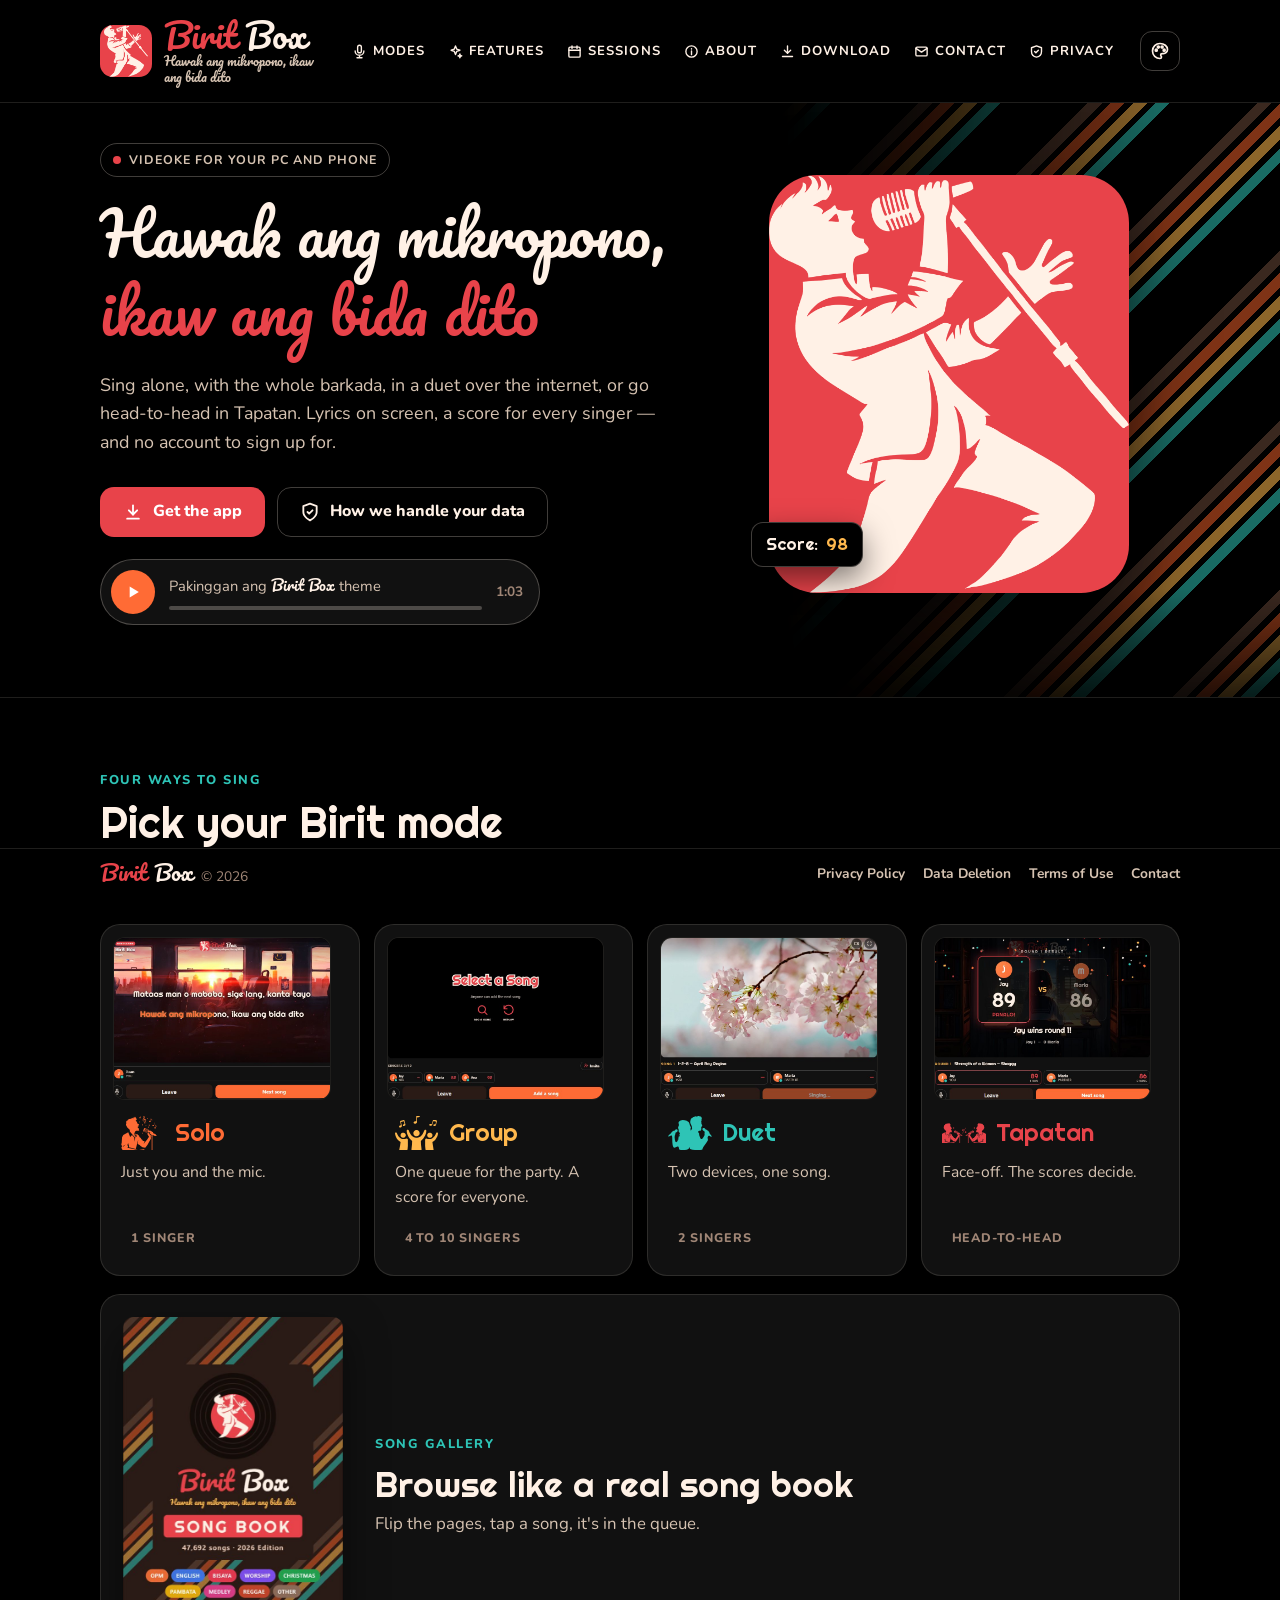
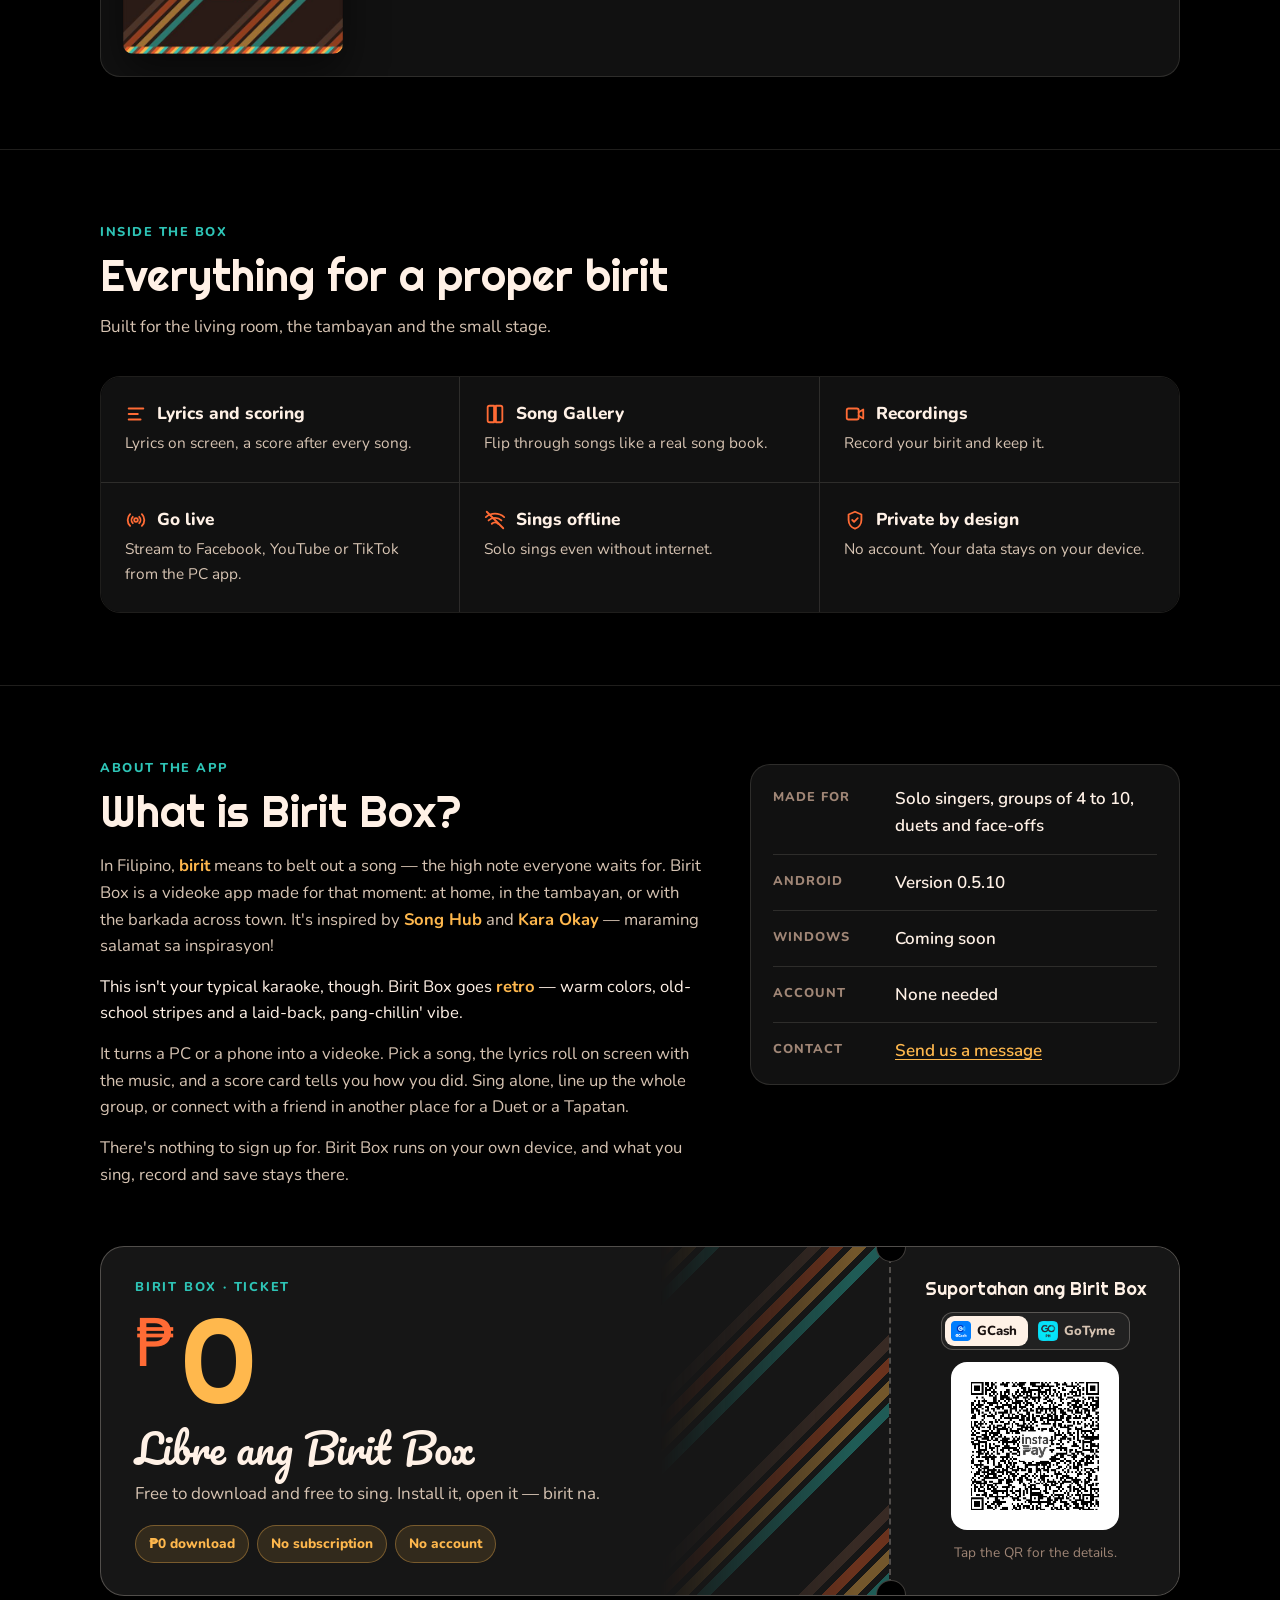
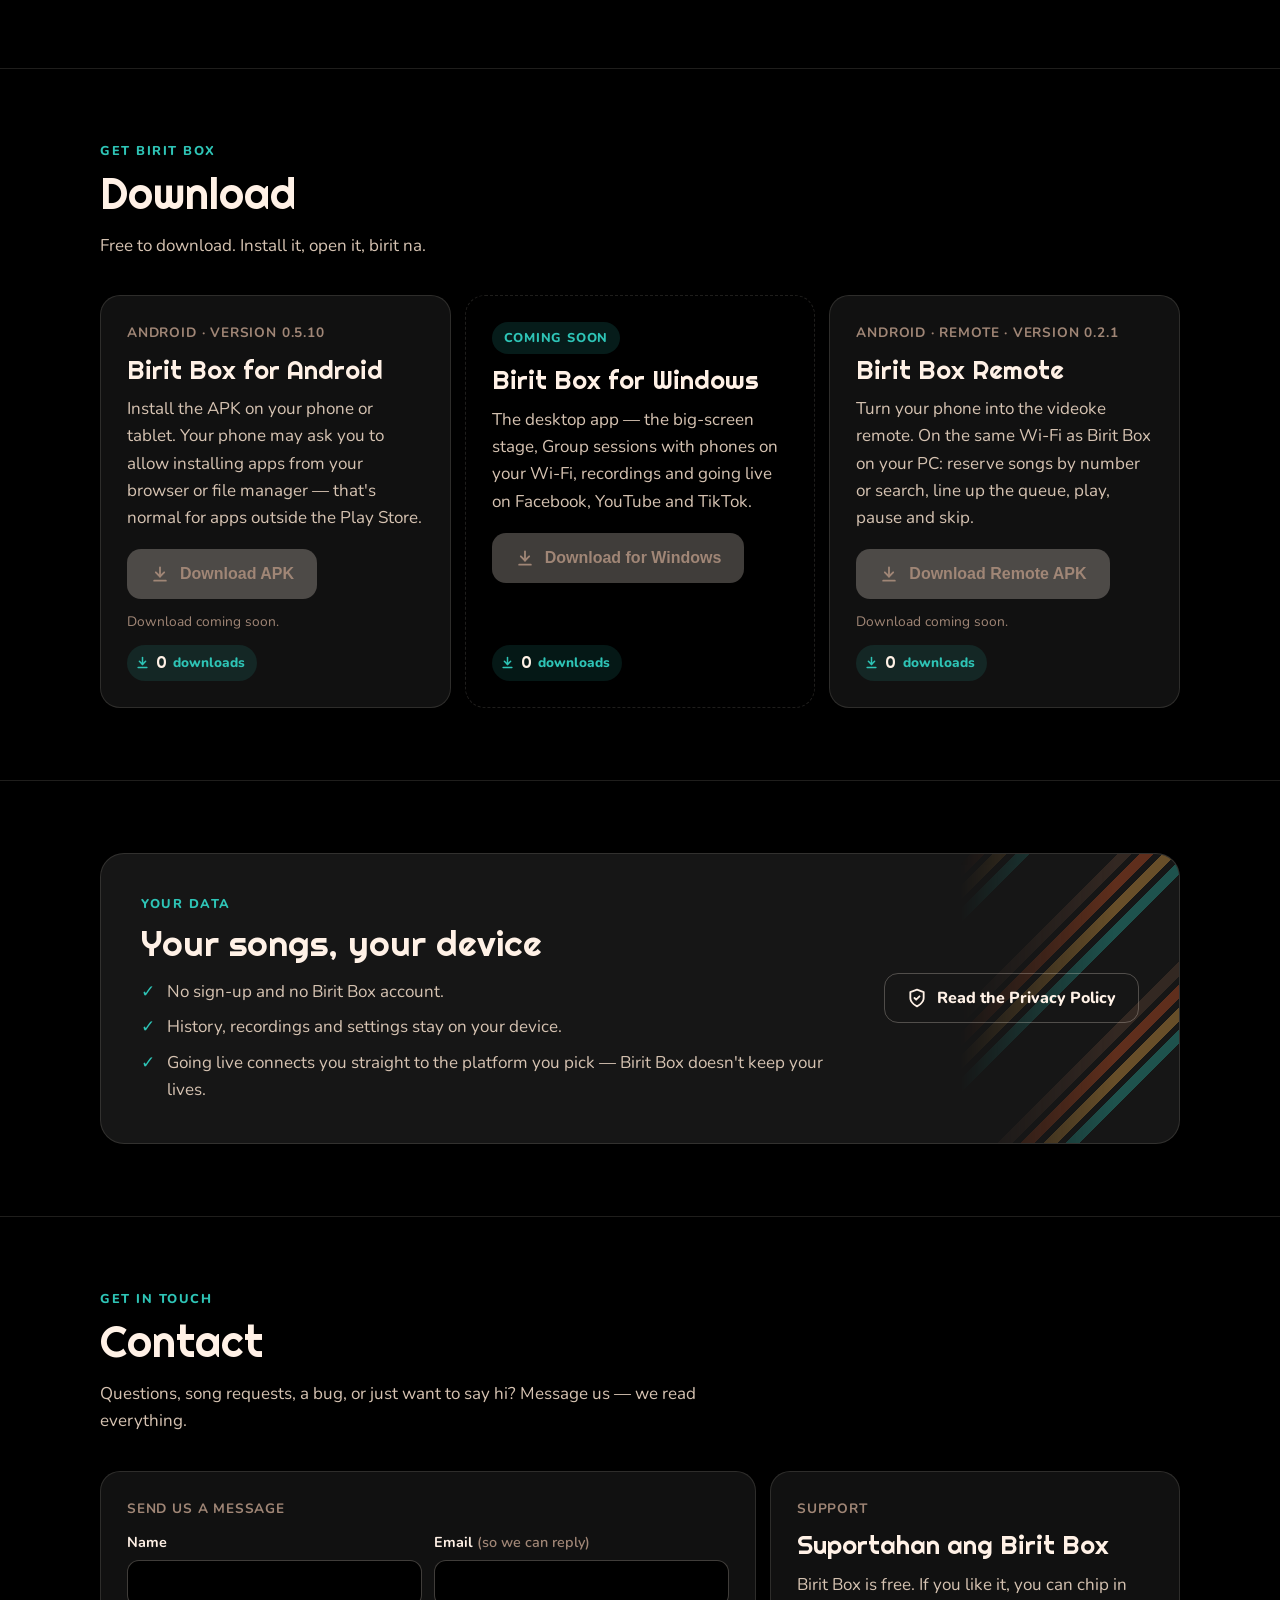
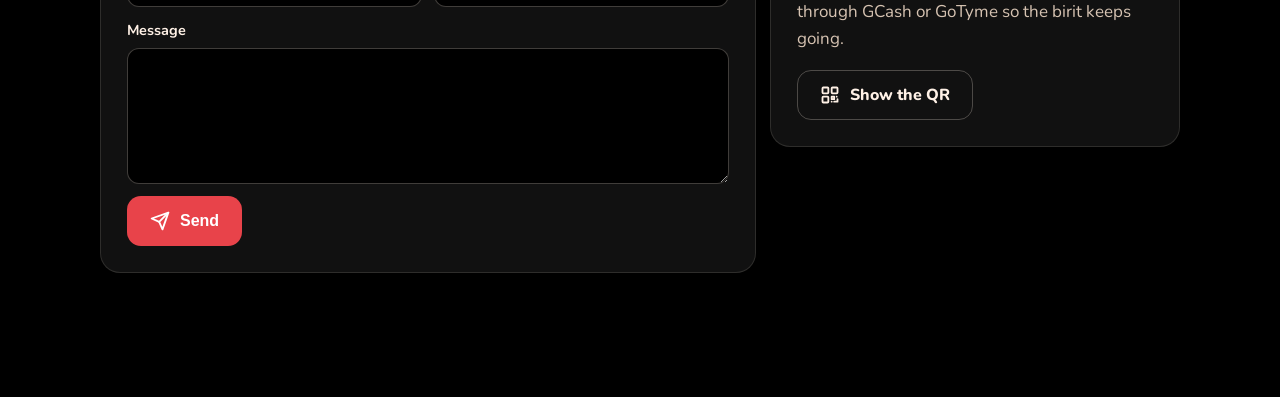
<file: index.html>
<!doctype html>
<html lang="en">
<head>
<script src="assets/palette.js?v=1"></script>
<meta charset="utf-8">
<meta name="viewport" content="width=device-width, initial-scale=1">
<title>Birit Box — Birit na!</title>
<meta name="description" content="Birit Box is a videoke app for your PC and phone: sing Solo, with your Group, in a Duet over the internet, or go head-to-head in Tapatan. No account needed.">
<meta property="og:title" content="Birit Box — Birit na!">
<meta property="og:description" content="Videoke for your PC and phone. Hawak ang mikropono, ikaw ang bida dito.">
<meta property="og:image" content="assets/favicon-192.png">
<link rel="icon" type="image/png" sizes="32x32" href="assets/favicon-32.png">
<link rel="apple-touch-icon" href="assets/favicon-192.png">
<link rel="stylesheet" href="assets/site.css?v=57">
<link rel="stylesheet" href="assets/palettes.css?v=2">
</head>
<body>

<header class="top">
  <div class="wrap">
    <a class="lockup" href="index.html" aria-label="Birit Box home">
      <img src="assets/app-icon.png" alt="" width="52" height="52">
      <span class="wm"><span class="wordmark"><span class="birit">Birit</span> <span class="box">Box</span></span><span class="tagline">Hawak ang mikropono, ikaw ang bida dito</span></span>
    </a>
    <nav class="nav" aria-label="Main">
      <a href="#modes">Modes</a>
      <a href="#features">Features</a>
      <a href="sessions.html">Sessions</a>
      <a href="#about">About</a>
      <a href="#download">Download</a>
      <a href="#contact">Contact</a>
      <a href="privacy.html">Privacy</a>
    </nav>
    <button type="button" class="pl-btn" id="themeToggle" aria-label="Theme" title="Theme"></button>
  </div>
</header>

<main>
  <section class="hero">
    <div class="stripes" aria-hidden="true"></div>
    <div class="wrap">
      <div>
        <p class="kicker"><i aria-hidden="true"></i>Videoke for your PC and phone</p>
        <h1 class="tagline-hero"><span class="tl">Hawak ang mikropono,</span> <span class="tl accent">ikaw ang bida dito</span></h1>
        <p class="lead">Sing alone, with the whole barkada, in a duet over the internet, or go head-to-head in Tapatan. Lyrics on screen, a score for every singer — and no account to sign up for.</p>
        <div class="ctas">
          <a class="btn primary" href="#download"><svg viewBox="0 0 24 24" fill="none" stroke="currentColor" stroke-width="2.2" stroke-linecap="round" stroke-linejoin="round" aria-hidden="true"><path d="M12 4v11"/><path d="m7 10 5 5 5-5"/><path d="M5 20h14"/></svg>Get the app</a>
          <a class="btn ghost" href="privacy.html"><svg viewBox="0 0 24 24" fill="none" stroke="currentColor" stroke-width="2.2" stroke-linecap="round" stroke-linejoin="round" aria-hidden="true"><path d="M12 22s8-4 8-10V5l-8-3-8 3v7c0 6 8 10 8 10z"/><path d="m9 12 2 2 4-4"/></svg>How we handle your data</a>
        </div>
        <!-- the Birit Box theme (user, Nov 16: "dagdag mo yung mp3") — plays only when pressed -->
        <div class="theme" id="theme">
          <button class="theme-btn" type="button" aria-pressed="false" aria-label="Play the Birit Box theme">
            <svg class="i-play" viewBox="0 0 24 24" aria-hidden="true"><path d="M8 5.5v13l11-6.5z" fill="currentColor"/></svg>
            <svg class="i-pause" viewBox="0 0 24 24" aria-hidden="true"><path d="M7 5h4v14H7zM13 5h4v14h-4z" fill="currentColor"/></svg>
          </button>
          <div class="theme-info">
            <span class="theme-title">Pakinggan ang <b>Birit Box</b> theme</span>
            <span class="theme-bar" aria-hidden="true"><i></i></span>
          </div>
          <span class="theme-time">1:03</span>
          <audio preload="none" src="assets/birit-box-theme.mp3"></audio>
        </div>
      </div>
      <div class="hero-art" aria-hidden="true">
        <div class="glow"></div>
        <img src="assets/app-icon.png" alt="" width="676" height="784">
        <span class="chip">Score: <b>98</b></span>
      </div>
    </div>
  </section>

  <section class="block" id="modes">
    <div class="wrap">
      <p class="eyebrow">Four ways to sing</p>
      <h2>Pick your Birit mode</h2>
      <p class="intro">Every mode sings on the same stage, with a score card when the song ends.</p>
      <div class="modes">
        <article class="mode" style="--c: #FF6B35">
          <img class="shot" src="assets/shots/solo.jpg" alt="Birit Box Solo: the karaoke stage" width="772" height="561" loading="lazy">
          <div class="mode-name"><div class="ic" style="-webkit-mask-image: url(assets/modes/solo.svg); mask-image: url(assets/modes/solo.svg)"></div><h3>Solo</h3></div>
          <p>Just you and the mic.</p>
          <span class="tag">1 singer</span>
        </article>
        <article class="mode" style="--c: #FFB84D">
          <img class="shot" src="assets/shots/group.jpg" alt="Birit Box Group: singers and their scores" width="772" height="584" loading="lazy">
          <div class="mode-name"><div class="ic" style="-webkit-mask-image: url(assets/modes/group.svg); mask-image: url(assets/modes/group.svg)"></div><h3>Group</h3></div>
          <p>One queue for the party. A score for everyone.</p>
          <span class="tag">4 to 10 singers</span>
        </article>
        <article class="mode" style="--c: #2EC4B6">
          <img class="shot" src="assets/shots/duet.jpg" alt="Birit Box Duet: two singers on one song" width="772" height="594" loading="lazy">
          <div class="mode-name"><div class="ic" style="-webkit-mask-image: url(assets/modes/duet.svg); mask-image: url(assets/modes/duet.svg)"></div><h3>Duet</h3></div>
          <p>Two devices, one song.</p>
          <span class="tag">2 singers</span>
        </article>
        <article class="mode" style="--c: #E8434A">
          <img class="shot" src="assets/shots/tapatan.jpg" alt="Birit Box Tapatan: round result, 89 vs 86" width="772" height="594" loading="lazy">
          <div class="mode-name"><div class="ic" style="-webkit-mask-image: url(assets/modes/tapatan.svg); mask-image: url(assets/modes/tapatan.svg)"></div><h3>Tapatan</h3></div>
          <p>Face-off. The scores decide.</p>
          <span class="tag">Head-to-head</span>
        </article>
      </div>

      <!-- Song Gallery (user, Nov 16: "lagyan mo mga screenshot pati yung song gallery natin") -->
      <div class="gallery">
        <img class="gallery-shot" src="assets/shots/song-gallery.jpg" alt="The Birit Box Song Gallery: a song book cover" width="520" height="796" loading="lazy">
        <div class="gallery-text">
          <p class="eyebrow">Song Gallery</p>
          <h3>Browse like a real song book</h3>
          <p>Flip the pages, tap a song, it's in the queue.</p>
        </div>
      </div>
    </div>
  </section>

  <section class="block" id="features">
    <div class="wrap">
      <p class="eyebrow">Inside the box</p>
      <h2>Everything for a proper birit</h2>
      <p class="intro">Built for the living room, the tambayan and the small stage.</p>
      <div class="features">
        <div class="feature">
          <h3><svg viewBox="0 0 24 24" fill="none" stroke="currentColor" stroke-width="2" stroke-linecap="round" stroke-linejoin="round" aria-hidden="true"><path d="M4 6h16"/><path d="M4 12h10"/><path d="M4 18h13"/></svg>Lyrics and scoring</h3>
          <p>Lyrics on screen, a score after every song.</p>
        </div>
        <div class="feature">
          <h3><svg viewBox="0 0 24 24" fill="none" stroke="currentColor" stroke-width="2" stroke-linecap="round" stroke-linejoin="round" aria-hidden="true"><path d="M4 5a2 2 0 0 1 2-2h5v18H6a2 2 0 0 1-2-2Z"/><path d="M13 3h5a2 2 0 0 1 2 2v14a2 2 0 0 1-2 2h-5Z"/></svg>Song Gallery</h3>
          <p>Flip through songs like a real song book.</p>
        </div>
        <div class="feature">
          <h3><svg viewBox="0 0 24 24" fill="none" stroke="currentColor" stroke-width="2" stroke-linecap="round" stroke-linejoin="round" aria-hidden="true"><rect x="3" y="6" width="13" height="12" rx="2"/><path d="m16 10 5-3v10l-5-3"/></svg>Recordings</h3>
          <p>Record your birit and keep it.</p>
        </div>
        <div class="feature">
          <h3><svg viewBox="0 0 24 24" fill="none" stroke="currentColor" stroke-width="2" stroke-linecap="round" stroke-linejoin="round" aria-hidden="true"><circle cx="12" cy="12" r="2"/><path d="M8.5 15.5a5 5 0 0 1 0-7"/><path d="M15.5 8.5a5 5 0 0 1 0 7"/><path d="M5.6 18.4a9 9 0 0 1 0-12.8"/><path d="M18.4 5.6a9 9 0 0 1 0 12.8"/></svg>Go live</h3>
          <p>Stream to Facebook, YouTube or TikTok from the PC app.</p>
        </div>
        <div class="feature">
          <h3><svg viewBox="0 0 24 24" fill="none" stroke="currentColor" stroke-width="2" stroke-linecap="round" stroke-linejoin="round" aria-hidden="true"><path d="M2 8.8a15 15 0 0 1 20 0"/><path d="M5 12.5a10 10 0 0 1 14 0"/><path d="M8.5 16.1a5 5 0 0 1 7 0"/><path d="m3 3 18 18"/></svg>Sings offline</h3>
          <p>Solo sings even without internet.</p>
        </div>
        <div class="feature">
          <h3><svg viewBox="0 0 24 24" fill="none" stroke="currentColor" stroke-width="2" stroke-linecap="round" stroke-linejoin="round" aria-hidden="true"><path d="M12 3 5 6v6c0 4.4 3 8.3 7 9.5 4-1.2 7-5.1 7-9.5V6Z"/><path d="m9 12 2 2 4-4"/></svg>Private by design</h3>
          <p>No account. Your data stays on your device.</p>
        </div>
      </div>
    </div>
  </section>

  <section class="block" id="about">
    <div class="wrap">
    <div class="about">
      <div class="about-text">
        <p class="eyebrow">About the app</p>
        <h2>What is Birit Box?</h2>
        <p>In Filipino, <strong>birit</strong> means to belt out a song — the high note everyone waits for. Birit Box is a videoke app made for that moment: at home, in the tambayan, or with the barkada across town. It's inspired by <strong>Song Hub</strong> and <strong>Kara Okay</strong> — maraming salamat sa inspirasyon!</p>
        <p class="about-vibe">This isn't your typical karaoke, though. Birit Box goes <strong>retro</strong> — warm colors, old-school stripes and a laid-back, pang-chillin' vibe.</p>
        <p>It turns a PC or a phone into a videoke. Pick a song, the lyrics roll on screen with the music, and a score card tells you how you did. Sing alone, line up the whole group, or connect with a friend in another place for a Duet or a Tapatan.</p>
        <p>There's nothing to sign up for. Birit Box runs on your own device, and what you sing, record and save stays there.</p>
      </div>
      <dl class="about-facts">
        <div><dt>Made for</dt><dd>Solo singers, groups of 4 to 10, duets and face-offs</dd></div>
        <div><dt>Android</dt><dd>Version 0.5.10</dd></div>
        <div><dt>Windows</dt><dd>Coming soon</dd></div>
        <div><dt>Account</dt><dd>None needed</dd></div>
        <div><dt>Contact</dt><dd><a href="#contact">Send us a message</a></dd></div>
      </dl>
    </div>

    <!-- "libre lang yung app" + the support QR codes (GCash | GoTyme — user, Nov 17) -->
    <div class="libre" id="support">
      <div class="libre-main">
        <div class="stripes" aria-hidden="true"></div>
        <p class="libre-label">Birit Box · Ticket</p>
        <p class="libre-price"><span class="peso">₱</span>0</p>
        <h3>Libre ang Birit Box</h3>
        <p class="libre-sub">Free to download and free to sing. Install it, open it — birit na.</p>
        <ul class="libre-chips">
          <li>₱0 download</li>
          <li>No subscription</li>
          <li>No account</li>
        </ul>
      </div>
      <div class="libre-stub">
        <p class="libre-stub-h">Suportahan ang Birit Box</p>
        <div class="pay-tabs" role="tablist" aria-label="Pay with">
          <button type="button" role="tab" data-pay="gcash" aria-selected="true"><img class="pay-ic" src="assets/gcash-icon.png" alt="" width="20" height="20">GCash</button>
          <button type="button" role="tab" data-pay="gotyme" aria-selected="false"><img class="pay-ic" src="assets/gotyme-icon.png" alt="" width="20" height="20">GoTyme</button>
        </div>
        <button type="button" class="qr pay-qr-btn" data-pay-open aria-label="Support via GCash — show the details">
          <img src="assets/gcash-qr.png" alt="GCash QR code" width="160" height="160">
        </button>
        <p class="libre-stub-note">Tap the QR for the details.</p>
      </div>
    </div>
    </div>
  </section>

  <section class="block" id="download">
    <div class="wrap">
      <p class="eyebrow">Get Birit Box</p>
      <h2>Download</h2>
      <p class="intro">Free to download. Install it, open it, birit na.</p>
      <!-- Download counter (user, Nov 18): the total from GitHub Releases (akipotph/biritbox), read in the browser -->
      <div class="dl-counter" id="dlCounter" aria-live="polite">
        <span class="dl-ic" aria-hidden="true"><svg viewBox="0 0 24 24" fill="none" stroke="currentColor" stroke-width="2.2" stroke-linecap="round" stroke-linejoin="round"><path d="M12 4v11"/><path d="m7 10 5 5 5-5"/><path d="M5 20h14"/></svg></span>
        <span><b id="dlTotal">0</b> <span id="dlWord">downloads</span> so far</span>
      </div>
      <div class="downloads">
        <div class="dl">
          <span class="meta">Android · Version 0.5.10</span>
          <h3>Birit Box for Android</h3>
          <p>Install the APK on your phone or tablet. Your phone may ask you to allow installing apps from your browser or file manager — that's normal for apps outside the Play Store.</p>
          <!-- Download off for now; restore href="[[GITHUB APK LINK]]" on an <a class="btn primary"> when the APK is up. -->
          <button type="button" class="btn primary" disabled aria-disabled="true"><svg viewBox="0 0 24 24" fill="none" stroke="currentColor" stroke-width="2.2" stroke-linecap="round" stroke-linejoin="round" aria-hidden="true"><path d="M12 4v11"/><path d="m7 10 5 5 5-5"/><path d="M5 20h14"/></svg>Download APK</button>
          <span class="small">Download coming soon.</span>
          <span class="dl-n" data-dl="android"><svg viewBox="0 0 24 24" fill="none" stroke="currentColor" stroke-width="2.4" stroke-linecap="round" stroke-linejoin="round" aria-hidden="true"><path d="M12 4v11"/><path d="m7 10 5 5 5-5"/><path d="M5 20h14"/></svg><b>0</b> downloads</span>
        </div>
        <div class="dl soon">
          <span class="badge">Coming soon</span>
          <h3>Birit Box for Windows</h3>
          <p>The desktop app — the big-screen stage, Group sessions with phones on your Wi-Fi, recordings and going live on Facebook, YouTube and TikTok.</p>
          <button type="button" class="btn primary" disabled aria-disabled="true"><svg viewBox="0 0 24 24" fill="none" stroke="currentColor" stroke-width="2.2" stroke-linecap="round" stroke-linejoin="round" aria-hidden="true"><path d="M12 4v11"/><path d="m7 10 5 5 5-5"/><path d="M5 20h14"/></svg>Download for Windows</button>
          <span class="dl-n" data-dl="windows"><svg viewBox="0 0 24 24" fill="none" stroke="currentColor" stroke-width="2.4" stroke-linecap="round" stroke-linejoin="round" aria-hidden="true"><path d="M12 4v11"/><path d="m7 10 5 5 5-5"/><path d="M5 20h14"/></svg><b>0</b> downloads</span>
        </div>
        <!-- Birit Box Remote APK (user, Nov 18). Download off for now, like the others. -->
        <div class="dl">
          <span class="meta">Android · Remote · Version 0.2.1</span>
          <h3>Birit Box Remote</h3>
          <p>Turn your phone into the videoke remote. On the same Wi-Fi as Birit Box on your PC: reserve songs by number or search, line up the queue, play, pause and skip.</p>
          <button type="button" class="btn primary" disabled aria-disabled="true"><svg viewBox="0 0 24 24" fill="none" stroke="currentColor" stroke-width="2.2" stroke-linecap="round" stroke-linejoin="round" aria-hidden="true"><path d="M12 4v11"/><path d="m7 10 5 5 5-5"/><path d="M5 20h14"/></svg>Download Remote APK</button>
          <span class="small">Download coming soon.</span>
          <span class="dl-n" data-dl="remote"><svg viewBox="0 0 24 24" fill="none" stroke="currentColor" stroke-width="2.4" stroke-linecap="round" stroke-linejoin="round" aria-hidden="true"><path d="M12 4v11"/><path d="m7 10 5 5 5-5"/><path d="M5 20h14"/></svg><b>0</b> downloads</span>
        </div>
      </div>
    </div>
  </section>

  <section class="block">
    <div class="wrap">
      <div class="promise">
        <div class="stripes" aria-hidden="true"></div>
        <div>
          <p class="eyebrow">Your data</p>
          <h2>Your songs, your device</h2>
          <ul>
            <li>No sign-up and no Birit Box account.</li>
            <li>History, recordings and settings stay on your device.</li>
            <li>Going live connects you straight to the platform you pick — Birit Box doesn't keep your lives.</li>
          </ul>
        </div>
        <a class="btn ghost" href="privacy.html"><svg viewBox="0 0 24 24" fill="none" stroke="currentColor" stroke-width="2.2" stroke-linecap="round" stroke-linejoin="round" aria-hidden="true"><path d="M12 22s8-4 8-10V5l-8-3-8 3v7c0 6 8 10 8 10z"/><path d="m9 12 2 2 4-4"/></svg>Read the Privacy Policy</a>
      </div>
    </div>
  </section>
  <!-- Contact (user, Nov 18: "isama muna sa page" → a section on the home page) -->
  <section class="block" id="contact">
    <div class="wrap">
      <p class="eyebrow">Get in touch</p>
      <h2>Contact</h2>
      <p class="intro">Questions, song requests, a bug, or just want to say hi? Message us — we read everything.</p>
      <div class="contacts">
        <!-- Message form (user, Nov 18: "sarili natin form … wala ng import ng email" + "security para sa spam").
             Sent through Web3Forms to the Birit Box inbox; the access key below is public by design (it can only
             send to that inbox). Spam: hidden honeypot, 3 s minimum, 60 s between sends, length limits, Web3Forms' filter. -->
        <form class="dl cform" id="contactForm" novalidate>
          <span class="meta">Send us a message</span>
          <input type="hidden" name="access_key" value="89fdd60d-30a8-41bc-a30d-589b3776134a">
          <label class="hp" aria-hidden="true">Leave this empty <input type="checkbox" name="botcheck" tabindex="-1" autocomplete="off"></label>
          <div class="cf-row">
            <label class="cf-field"><span>Name</span><input type="text" name="name" maxlength="80" autocomplete="name" required></label>
            <label class="cf-field"><span>Email <em>(so we can reply)</em></span><input type="email" name="email" maxlength="120" autocomplete="email" required></label>
          </div>
          <label class="cf-field"><span>Message</span><textarea name="message" rows="5" minlength="10" maxlength="2000" required></textarea></label>
          <div class="cf-foot">
            <button type="submit" class="btn primary"><svg viewBox="0 0 24 24" fill="none" stroke="currentColor" stroke-width="2.2" stroke-linecap="round" stroke-linejoin="round" aria-hidden="true"><path d="m22 2-7 20-4-9-9-4z"/><path d="M22 2 11 13"/></svg>Send</button>
            <p class="cf-status" role="status" aria-live="polite"></p>
          </div>
        </form>
        <div class="dl">
          <span class="meta">Support</span>
          <h3>Suportahan ang Birit Box</h3>
          <p>Birit Box is free. If you like it, you can chip in through GCash or GoTyme so the birit keeps going.</p>
          <a class="btn ghost" href="#support"><svg viewBox="0 0 24 24" fill="none" stroke="currentColor" stroke-width="2.2" stroke-linecap="round" stroke-linejoin="round" aria-hidden="true"><rect x="3" y="3" width="7" height="7" rx="1"/><rect x="14" y="3" width="7" height="7" rx="1"/><rect x="3" y="14" width="7" height="7" rx="1"/><path d="M14 14h3v3h-3zM20 14v.01M14 20h.01M17 20h4v-3"/></svg>Show the QR</a>
        </div>
      </div>
    </div>
  </section>
</main>

<footer>
  <div class="wrap">
    <span><span class="wordmark"><span class="birit">Birit</span> <span class="box">Box</span></span> &nbsp;© 2026</span>
    <nav aria-label="Legal">
      <a href="privacy.html">Privacy Policy</a>
      <a href="data-deletion.html">Data Deletion</a>
      <a href="terms.html">Terms of Use</a>
      <a href="#contact">Contact</a>
    </nav>
  </div>
</footer>

<script src="assets/site.js?v=10"></script>
<script src="assets/menu.js?v=1"></script>
</body>
</html>
</file>
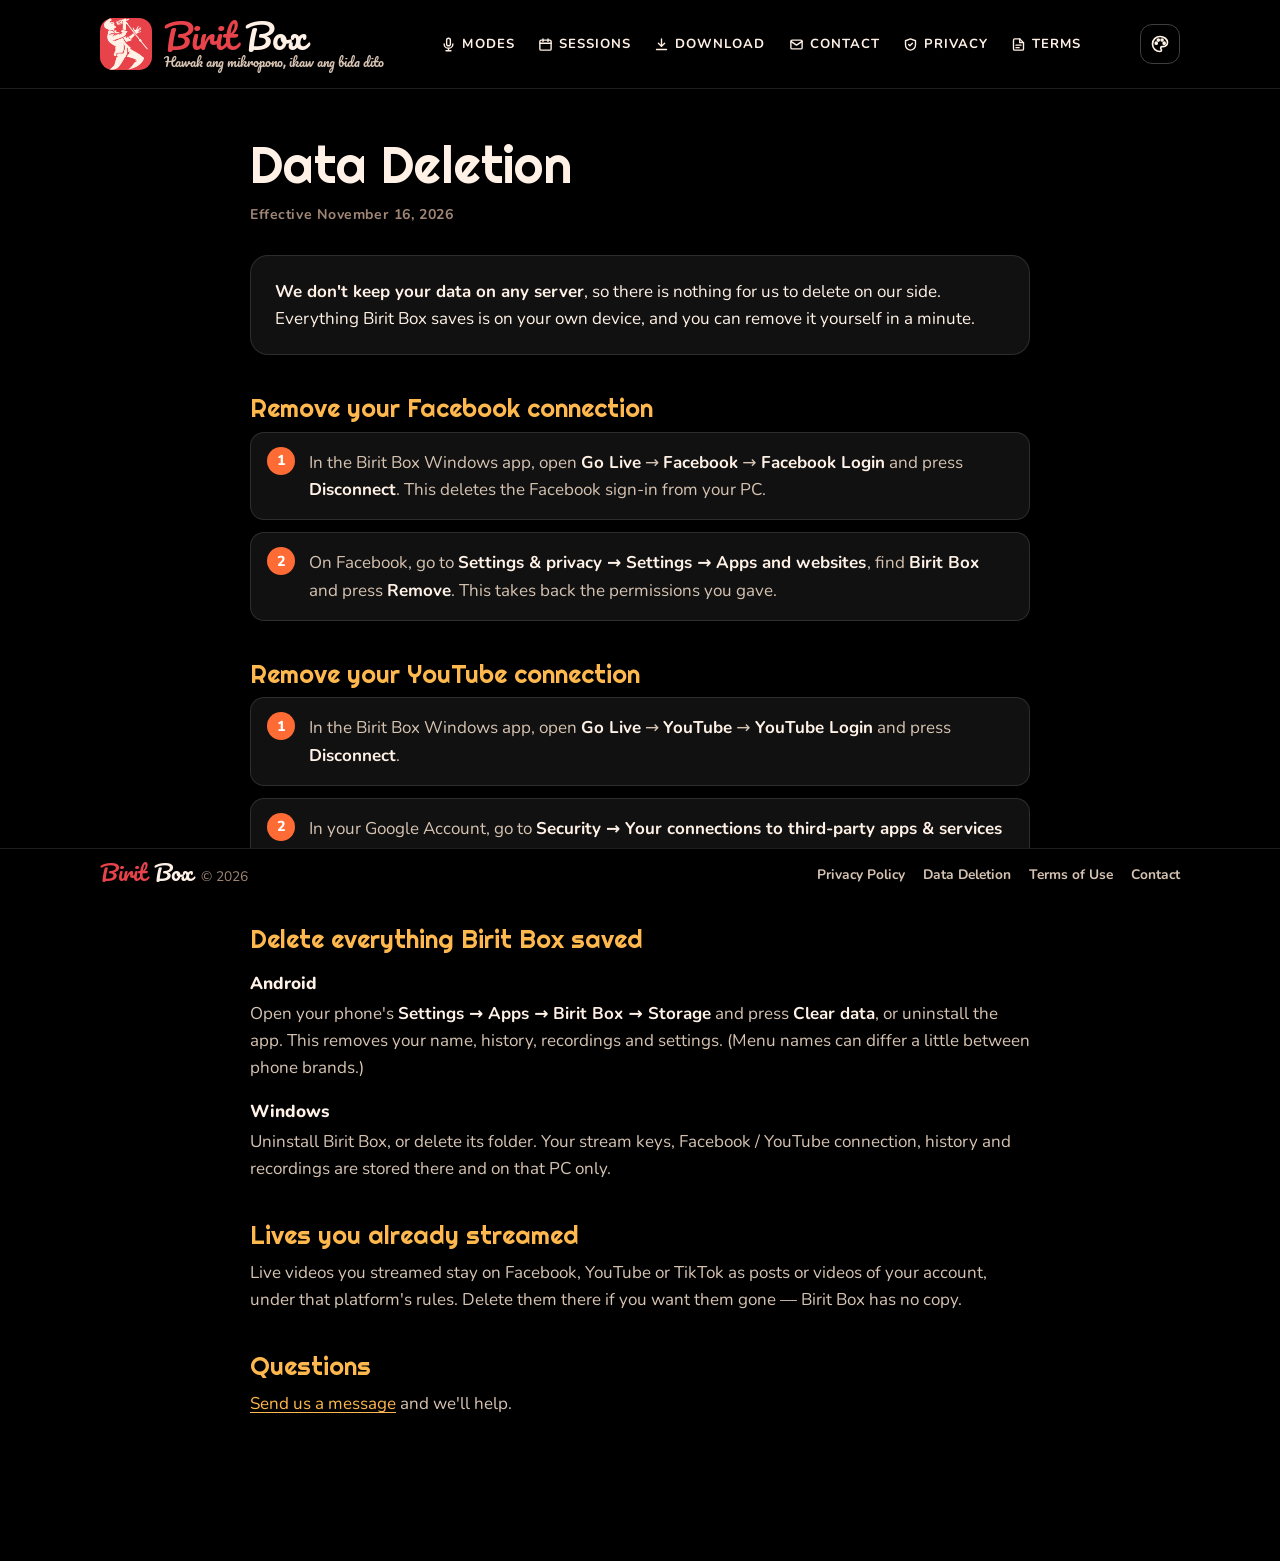
<file: data-deletion.html>
<!doctype html>
<html lang="en">
<head>
<script src="assets/palette.js?v=1"></script>
<meta charset="utf-8">
<meta name="viewport" content="width=device-width, initial-scale=1">
<title>Data Deletion — Birit Box</title>
<meta name="description" content="How to delete your Birit Box data and remove Birit Box's access to Facebook or YouTube.">
<link rel="icon" type="image/png" sizes="32x32" href="assets/favicon-32.png">
<link rel="stylesheet" href="assets/site.css?v=57">
<link rel="stylesheet" href="assets/palettes.css?v=2">
</head>
<body>

<header class="top">
  <div class="wrap">
    <a class="lockup" href="index.html" aria-label="Birit Box home">
      <img src="assets/app-icon.png" alt="" width="52" height="52">
      <span class="wm"><span class="wordmark"><span class="birit">Birit</span> <span class="box">Box</span></span><span class="tagline">Hawak ang mikropono, ikaw ang bida dito</span></span>
    </a>
    <nav class="nav" aria-label="Main">
      <a href="index.html#modes">Modes</a>
      <a href="sessions.html">Sessions</a>
      <a href="index.html#download">Download</a>
      <a href="index.html#contact">Contact</a>
      <a href="privacy.html">Privacy</a>
      <a href="terms.html">Terms</a>
    </nav>
    <button type="button" class="pl-btn" id="themeToggle" aria-label="Theme" title="Theme"></button>
  </div>
</header>

<main class="doc">
  <div class="wrap">
    <h1>Data Deletion</h1>
    <p class="updated">Effective November 16, 2026</p>

    <div class="summary">
      <p><strong>We don't keep your data on any server</strong>, so there is nothing for us to delete on our side. Everything Birit Box saves is on your own device, and you can remove it yourself in a minute.</p>
    </div>

    <h2>Remove your Facebook connection</h2>
    <ol class="steps">
      <li>In the Birit Box Windows app, open <strong>Go Live</strong> → <strong>Facebook</strong> → <strong>Facebook Login</strong> and press <strong>Disconnect</strong>. This deletes the Facebook sign-in from your PC.</li>
      <li>On Facebook, go to <strong>Settings &amp; privacy → Settings → Apps and websites</strong>, find <strong>Birit Box</strong> and press <strong>Remove</strong>. This takes back the permissions you gave.</li>
    </ol>

    <h2>Remove your YouTube connection</h2>
    <ol class="steps">
      <li>In the Birit Box Windows app, open <strong>Go Live</strong> → <strong>YouTube</strong> → <strong>YouTube Login</strong> and press <strong>Disconnect</strong>.</li>
      <li>In your Google Account, go to <strong>Security → Your connections to third-party apps &amp; services</strong> (<a href="https://myaccount.google.com/connections" rel="noopener">myaccount.google.com/connections</a>), choose <strong>Birit Box</strong> and delete the connection.</li>
    </ol>

    <h2>Delete everything Birit Box saved</h2>
    <h3>Android</h3>
    <p>Open your phone's <strong>Settings → Apps → Birit Box → Storage</strong> and press <strong>Clear data</strong>, or uninstall the app. This removes your name, history, recordings and settings. (Menu names can differ a little between phone brands.)</p>
    <h3>Windows</h3>
    <p>Uninstall Birit Box, or delete its folder. Your stream keys, Facebook / YouTube connection, history and recordings are stored there and on that PC only.</p>

    <h2>Lives you already streamed</h2>
    <p>Live videos you streamed stay on Facebook, YouTube or TikTok as posts or videos of your account, under that platform's rules. Delete them there if you want them gone — Birit Box has no copy.</p>

    <h2>Questions</h2>
    <p><a href="index.html#contact">Send us a message</a> and we'll help.</p>
  </div>
</main>

<footer>
  <div class="wrap">
    <span><span class="wordmark"><span class="birit">Birit</span> <span class="box">Box</span></span> &nbsp;© 2026</span>
    <nav aria-label="Legal">
      <a href="privacy.html">Privacy Policy</a>
      <a href="data-deletion.html">Data Deletion</a>
      <a href="terms.html">Terms of Use</a>
      <a href="index.html#contact">Contact</a>
    </nav>
  </div>
</footer>

<script src="assets/menu.js?v=1"></script>
</body>
</html>
</file>
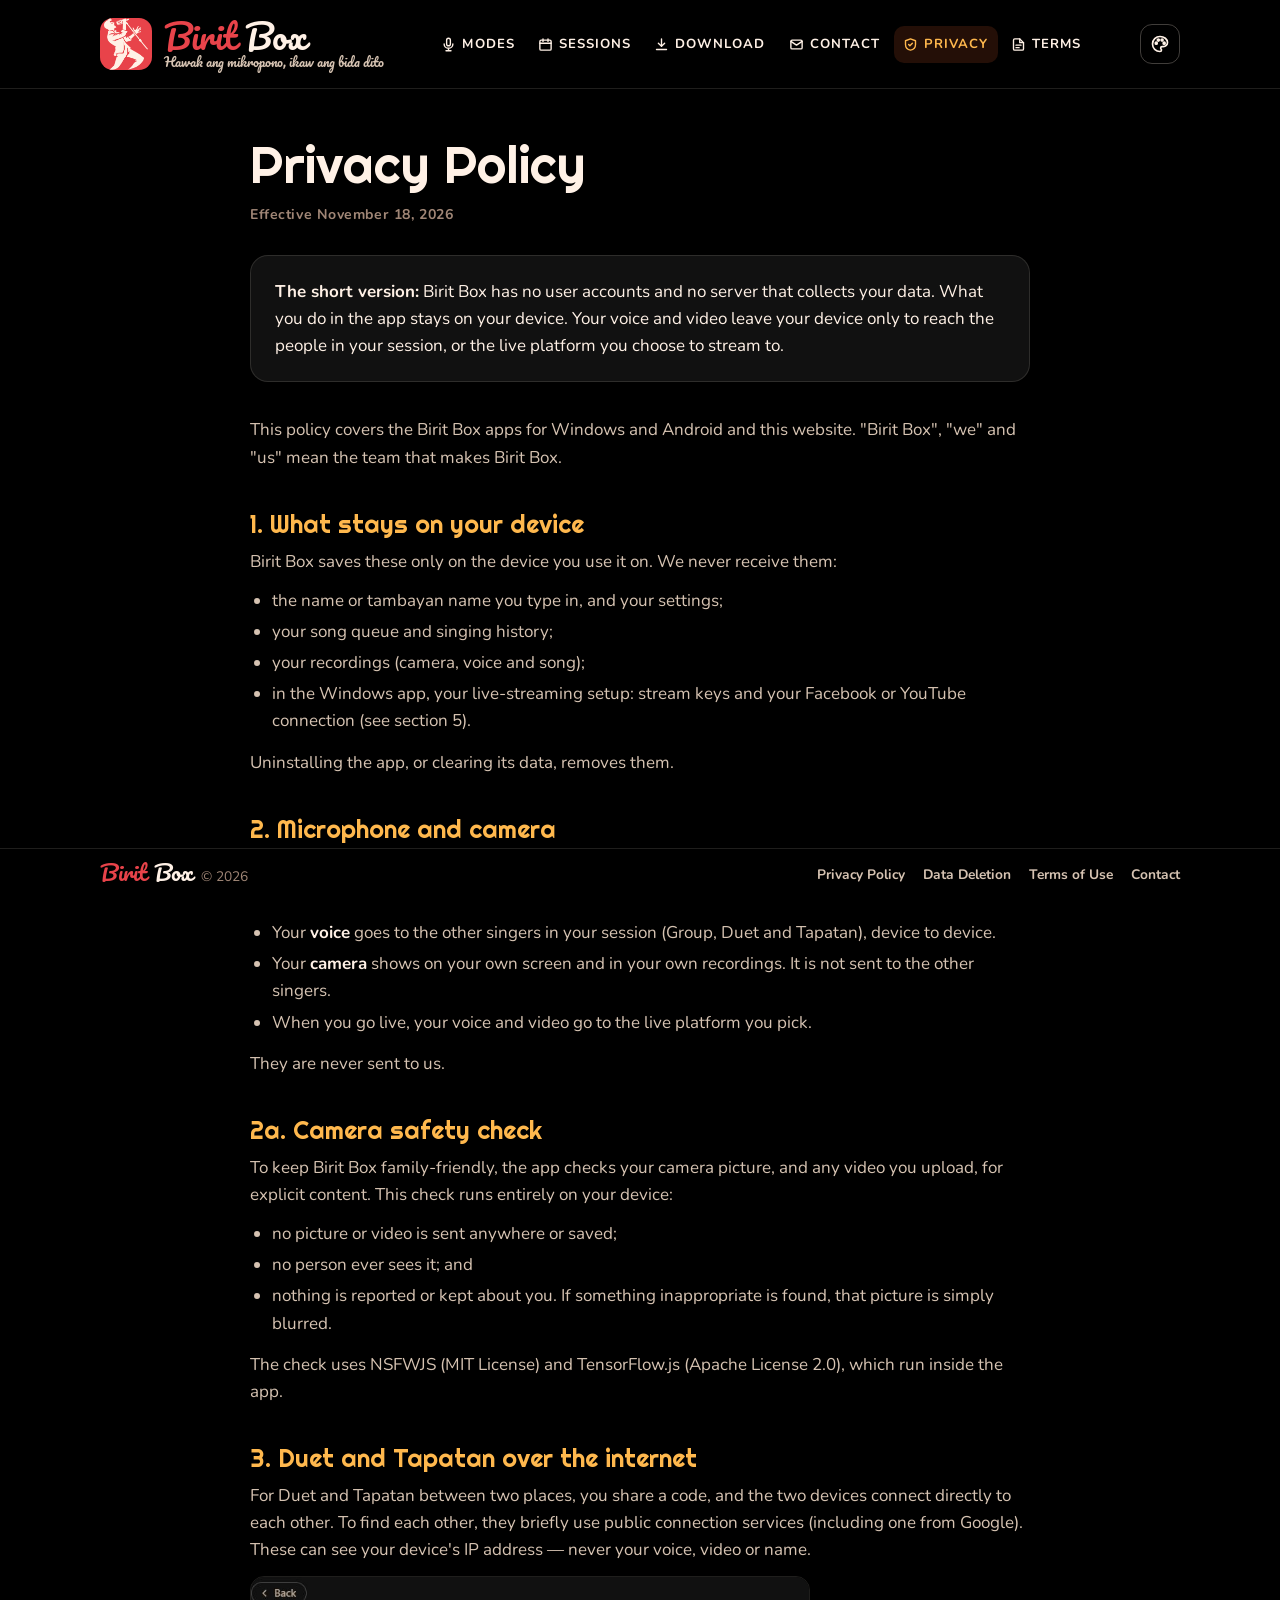
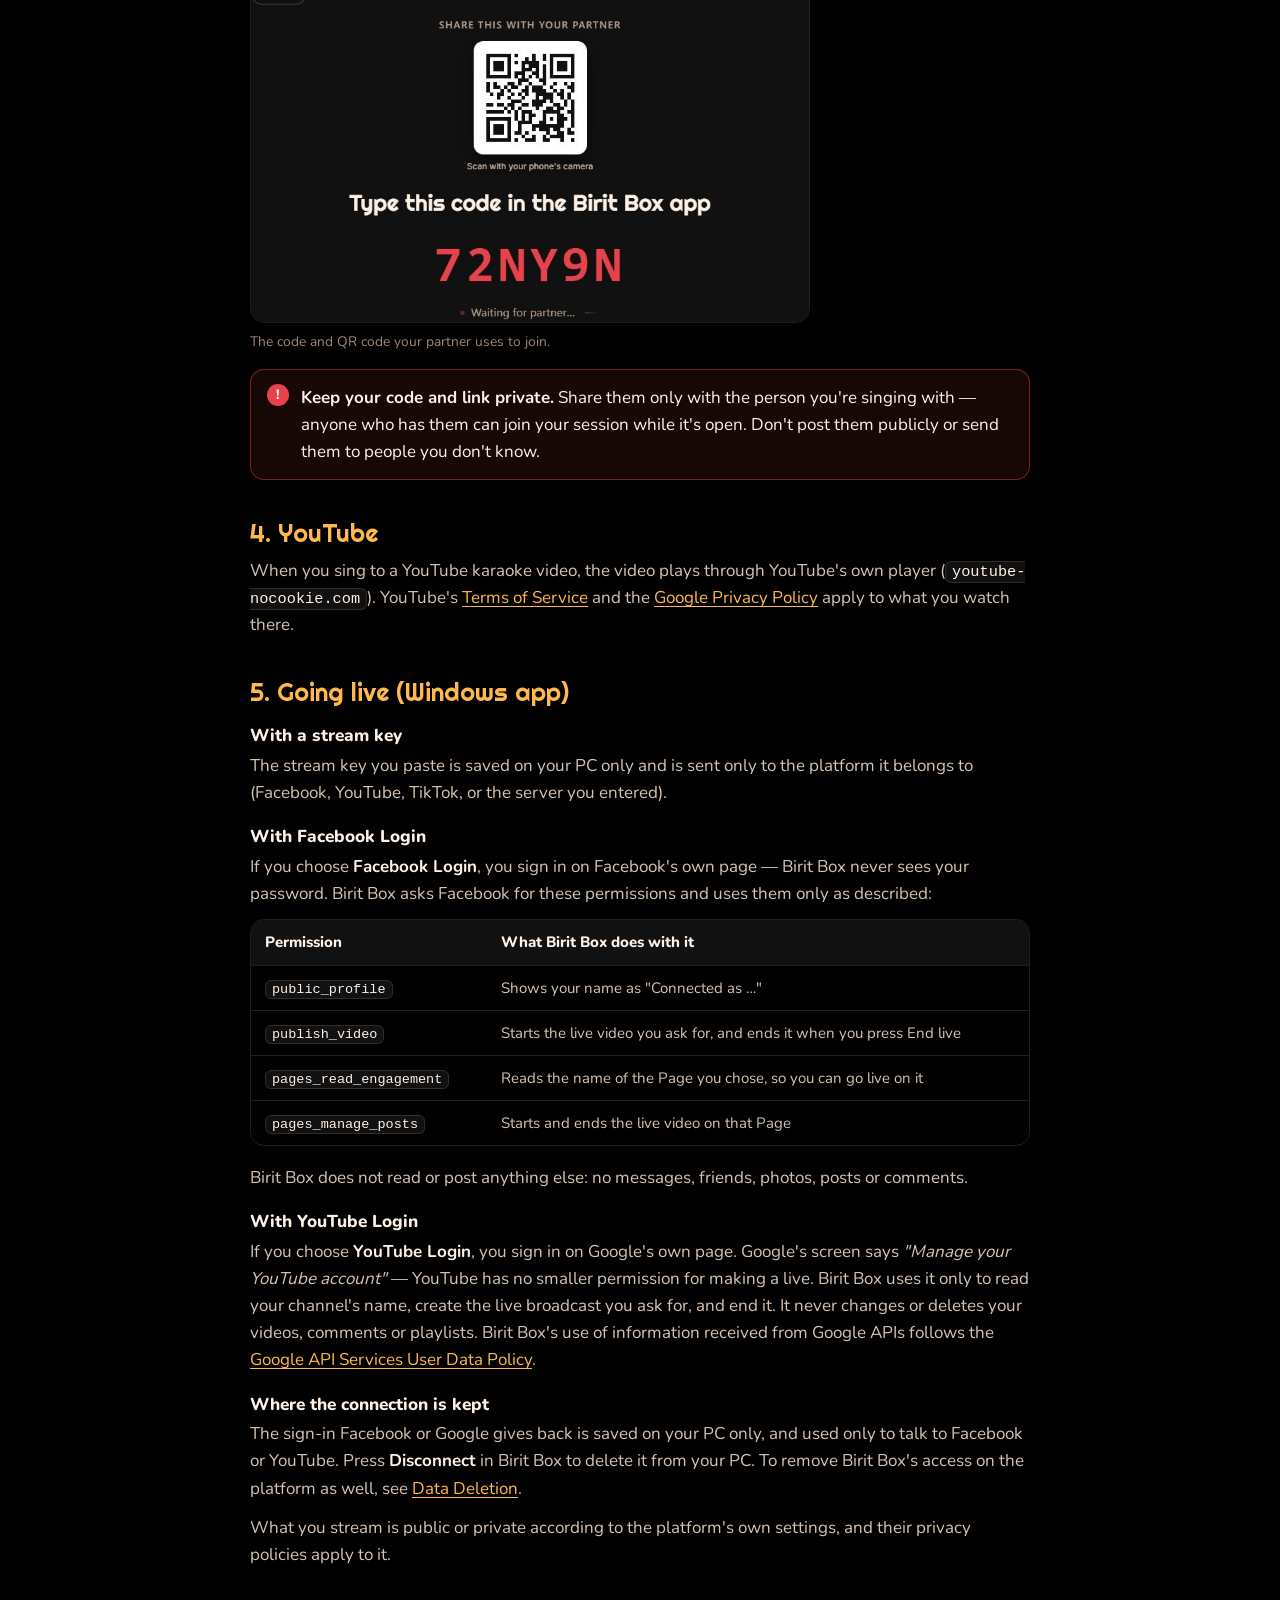
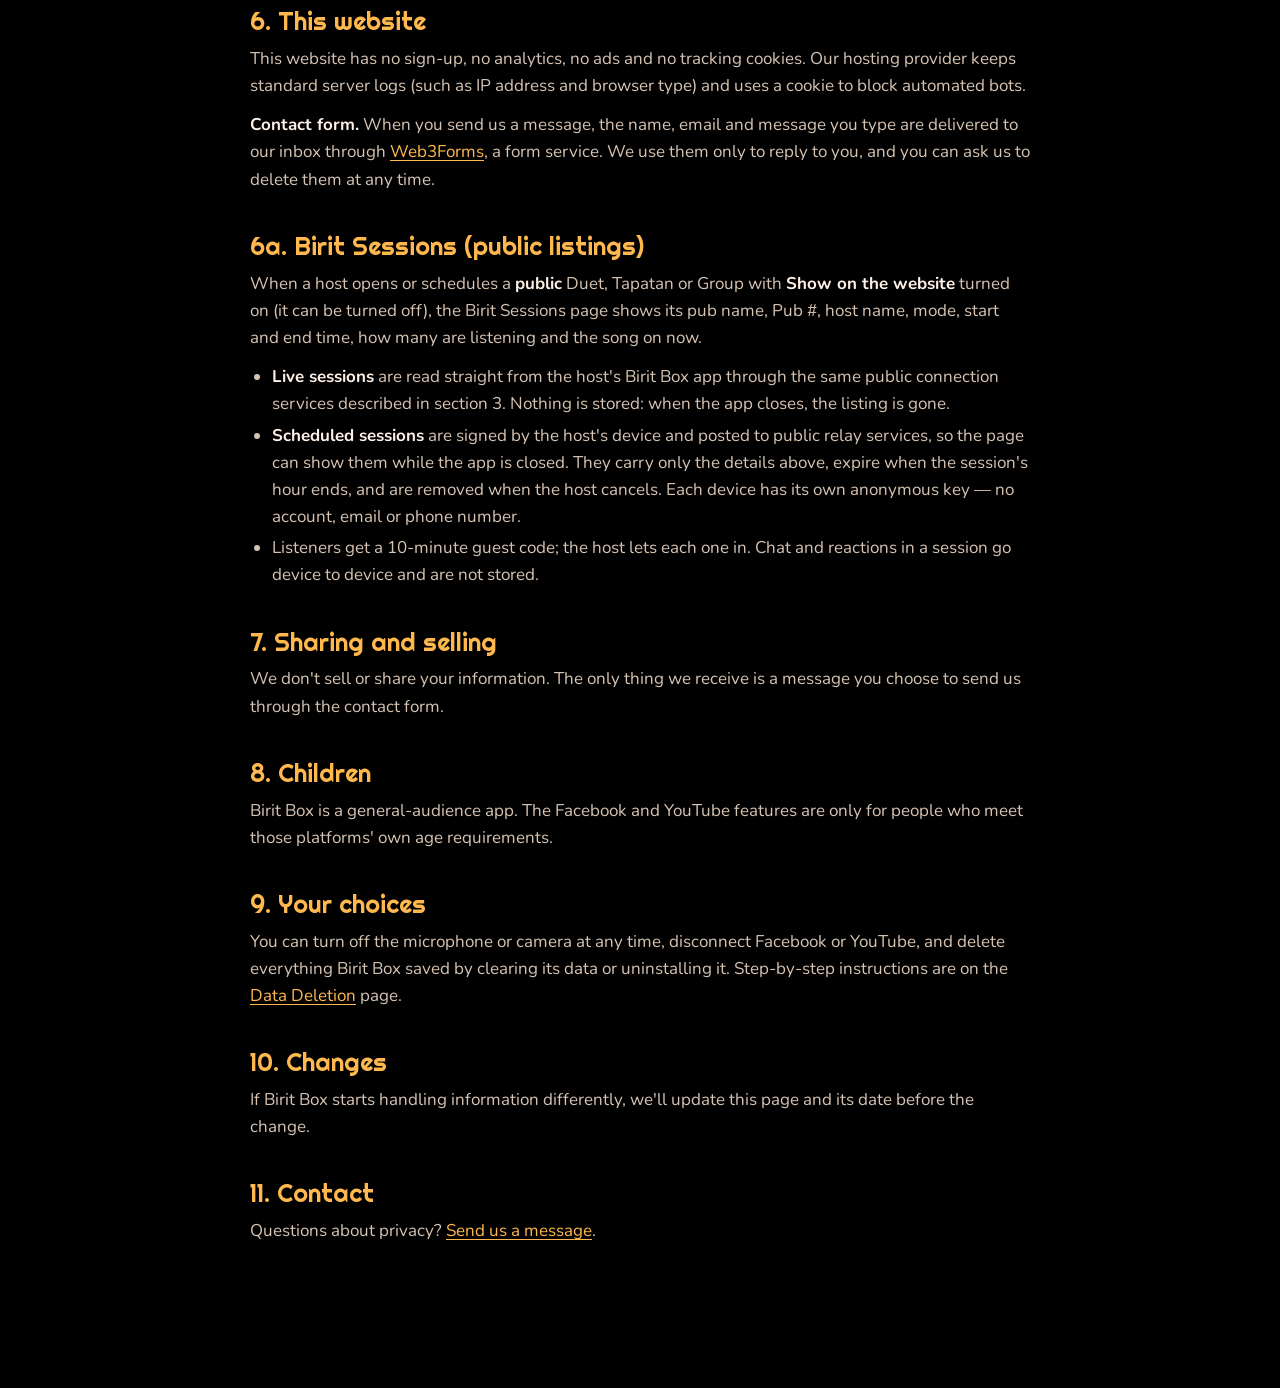
<file: privacy.html>
<!doctype html>
<html lang="en">
<head>
<script src="assets/palette.js?v=1"></script>
<meta charset="utf-8">
<meta name="viewport" content="width=device-width, initial-scale=1">
<title>Privacy Policy — Birit Box</title>
<meta name="description" content="How the Birit Box videoke app handles your information.">
<link rel="icon" type="image/png" sizes="32x32" href="assets/favicon-32.png">
<link rel="stylesheet" href="assets/site.css?v=57">
<link rel="stylesheet" href="assets/palettes.css?v=2">
</head>
<body>

<header class="top">
  <div class="wrap">
    <a class="lockup" href="index.html" aria-label="Birit Box home">
      <img src="assets/app-icon.png" alt="" width="52" height="52">
      <span class="wm"><span class="wordmark"><span class="birit">Birit</span> <span class="box">Box</span></span><span class="tagline">Hawak ang mikropono, ikaw ang bida dito</span></span>
    </a>
    <nav class="nav" aria-label="Main">
      <a href="index.html#modes">Modes</a>
      <a href="sessions.html">Sessions</a>
      <a href="index.html#download">Download</a>
      <a href="index.html#contact">Contact</a>
      <a href="privacy.html" aria-current="page">Privacy</a>
      <a href="terms.html">Terms</a>
    </nav>
    <button type="button" class="pl-btn" id="themeToggle" aria-label="Theme" title="Theme"></button>
  </div>
</header>

<main class="doc">
  <div class="wrap">
    <h1>Privacy Policy</h1>
    <p class="updated">Effective November 18, 2026</p>

    <div class="summary">
      <p><strong>The short version:</strong> Birit Box has no user accounts and no server that collects your data. What you do in the app stays on your device. Your voice and video leave your device only to reach the people in your session, or the live platform you choose to stream to.</p>
    </div>

    <p>This policy covers the Birit Box apps for Windows and Android and this website. "Birit Box", "we" and "us" mean the team that makes Birit Box.</p>

    <h2>1. What stays on your device</h2>
    <p>Birit Box saves these only on the device you use it on. We never receive them:</p>
    <ul>
      <li>the name or tambayan name you type in, and your settings;</li>
      <li>your song queue and singing history;</li>
      <li>your recordings (camera, voice and song);</li>
      <li>in the Windows app, your live-streaming setup: stream keys and your Facebook or YouTube connection (see section 5).</li>
    </ul>
    <p>Uninstalling the app, or clearing its data, removes them.</p>

    <h2>2. Microphone and camera</h2>
    <p>Birit Box uses your microphone and camera only while you sing, record or go live, and only after you allow it.</p>
    <ul>
      <li>Your <strong>voice</strong> goes to the other singers in your session (Group, Duet and Tapatan), device to device.</li>
      <li>Your <strong>camera</strong> shows on your own screen and in your own recordings. It is not sent to the other singers.</li>
      <li>When you go live, your voice and video go to the live platform you pick.</li>
    </ul>
    <p>They are never sent to us.</p>

    <h2>2a. Camera safety check</h2>
    <p>To keep Birit Box family-friendly, the app checks your camera picture, and any video you upload, for explicit content. This check runs entirely on your device:</p>
    <ul>
      <li>no picture or video is sent anywhere or saved;</li>
      <li>no person ever sees it; and</li>
      <li>nothing is reported or kept about you. If something inappropriate is found, that picture is simply blurred.</li>
    </ul>
    <p>The check uses NSFWJS (MIT License) and TensorFlow.js (Apache License 2.0), which run inside the app.</p>

    <h2>3. Duet and Tapatan over the internet</h2>
    <p>For Duet and Tapatan between two places, you share a code, and the two devices connect directly to each other. To find each other, they briefly use public connection services (including one from Google). These can see your device's IP address — never your voice, video or name.</p>
    <figure class="shot-fig">
      <img src="assets/shots/join-code.jpg" alt="The Birit Box screen that shows the session code and QR code to share with your partner" width="792" height="490" loading="lazy">
      <figcaption>The code and QR code your partner uses to join.</figcaption>
    </figure>
    <div class="caution">
      <p><strong>Keep your code and link private.</strong> Share them only with the person you're singing with — anyone who has them can join your session while it's open. Don't post them publicly or send them to people you don't know.</p>
    </div>

    <h2>4. YouTube</h2>
    <p>When you sing to a YouTube karaoke video, the video plays through YouTube's own player (<code>youtube-nocookie.com</code>). YouTube's <a href="https://www.youtube.com/t/terms" rel="noopener">Terms of Service</a> and the <a href="https://policies.google.com/privacy" rel="noopener">Google Privacy Policy</a> apply to what you watch there.</p>

    <h2>5. Going live (Windows app)</h2>
    <h3>With a stream key</h3>
    <p>The stream key you paste is saved on your PC only and is sent only to the platform it belongs to (Facebook, YouTube, TikTok, or the server you entered).</p>
    <h3>With Facebook Login</h3>
    <p>If you choose <strong>Facebook Login</strong>, you sign in on Facebook's own page — Birit Box never sees your password. Birit Box asks Facebook for these permissions and uses them only as described:</p>
    <div class="table"><table>
      <tr><th>Permission</th><th>What Birit Box does with it</th></tr>
      <tr><td><code>public_profile</code></td><td>Shows your name as "Connected as …"</td></tr>
      <tr><td><code>publish_video</code></td><td>Starts the live video you ask for, and ends it when you press End live</td></tr>
      <tr><td><code>pages_read_engagement</code></td><td>Reads the name of the Page you chose, so you can go live on it</td></tr>
      <tr><td><code>pages_manage_posts</code></td><td>Starts and ends the live video on that Page</td></tr>
    </table></div>
    <p>Birit Box does not read or post anything else: no messages, friends, photos, posts or comments.</p>
    <h3>With YouTube Login</h3>
    <p>If you choose <strong>YouTube Login</strong>, you sign in on Google's own page. Google's screen says <em>"Manage your YouTube account"</em> — YouTube has no smaller permission for making a live. Birit Box uses it only to read your channel's name, create the live broadcast you ask for, and end it. It never changes or deletes your videos, comments or playlists. Birit Box's use of information received from Google APIs follows the <a href="https://developers.google.com/terms/api-services-user-data-policy" rel="noopener">Google API Services User Data Policy</a>.</p>
    <h3>Where the connection is kept</h3>
    <p>The sign-in Facebook or Google gives back is saved on your PC only, and used only to talk to Facebook or YouTube. Press <strong>Disconnect</strong> in Birit Box to delete it from your PC. To remove Birit Box's access on the platform as well, see <a href="data-deletion.html">Data Deletion</a>.</p>
    <p>What you stream is public or private according to the platform's own settings, and their privacy policies apply to it.</p>

    <h2>6. This website</h2>
    <p>This website has no sign-up, no analytics, no ads and no tracking cookies. Our hosting provider keeps standard server logs (such as IP address and browser type) and uses a cookie to block automated bots.</p>
    <p><strong>Contact form.</strong> When you send us a message, the name, email and message you type are delivered to our inbox through <a href="https://web3forms.com/" rel="noopener">Web3Forms</a>, a form service. We use them only to reply to you, and you can ask us to delete them at any time.</p>

    <h2>6a. Birit Sessions (public listings)</h2>
    <p>When a host opens or schedules a <strong>public</strong> Duet, Tapatan or Group with <strong>Show on the website</strong> turned on (it can be turned off), the Birit Sessions page shows its pub name, Pub #, host name, mode, start and end time, how many are listening and the song on now.</p>
    <ul>
      <li><strong>Live sessions</strong> are read straight from the host's Birit Box app through the same public connection services described in section 3. Nothing is stored: when the app closes, the listing is gone.</li>
      <li><strong>Scheduled sessions</strong> are signed by the host's device and posted to public relay services, so the page can show them while the app is closed. They carry only the details above, expire when the session's hour ends, and are removed when the host cancels. Each device has its own anonymous key — no account, email or phone number.</li>
      <li>Listeners get a 10-minute guest code; the host lets each one in. Chat and reactions in a session go device to device and are not stored.</li>
    </ul>

    <h2>7. Sharing and selling</h2>
    <p>We don't sell or share your information. The only thing we receive is a message you choose to send us through the contact form.</p>

    <h2>8. Children</h2>
    <p>Birit Box is a general-audience app. The Facebook and YouTube features are only for people who meet those platforms' own age requirements.</p>

    <h2>9. Your choices</h2>
    <p>You can turn off the microphone or camera at any time, disconnect Facebook or YouTube, and delete everything Birit Box saved by clearing its data or uninstalling it. Step-by-step instructions are on the <a href="data-deletion.html">Data Deletion</a> page.</p>

    <h2>10. Changes</h2>
    <p>If Birit Box starts handling information differently, we'll update this page and its date before the change.</p>

    <h2>11. Contact</h2>
    <p>Questions about privacy? <a href="index.html#contact">Send us a message</a>.</p>
  </div>
</main>

<footer>
  <div class="wrap">
    <span><span class="wordmark"><span class="birit">Birit</span> <span class="box">Box</span></span> &nbsp;© 2026</span>
    <nav aria-label="Legal">
      <a href="privacy.html">Privacy Policy</a>
      <a href="data-deletion.html">Data Deletion</a>
      <a href="terms.html">Terms of Use</a>
      <a href="index.html#contact">Contact</a>
    </nav>
  </div>
</footer>

<script src="assets/menu.js?v=1"></script>
</body>
</html>
</file>
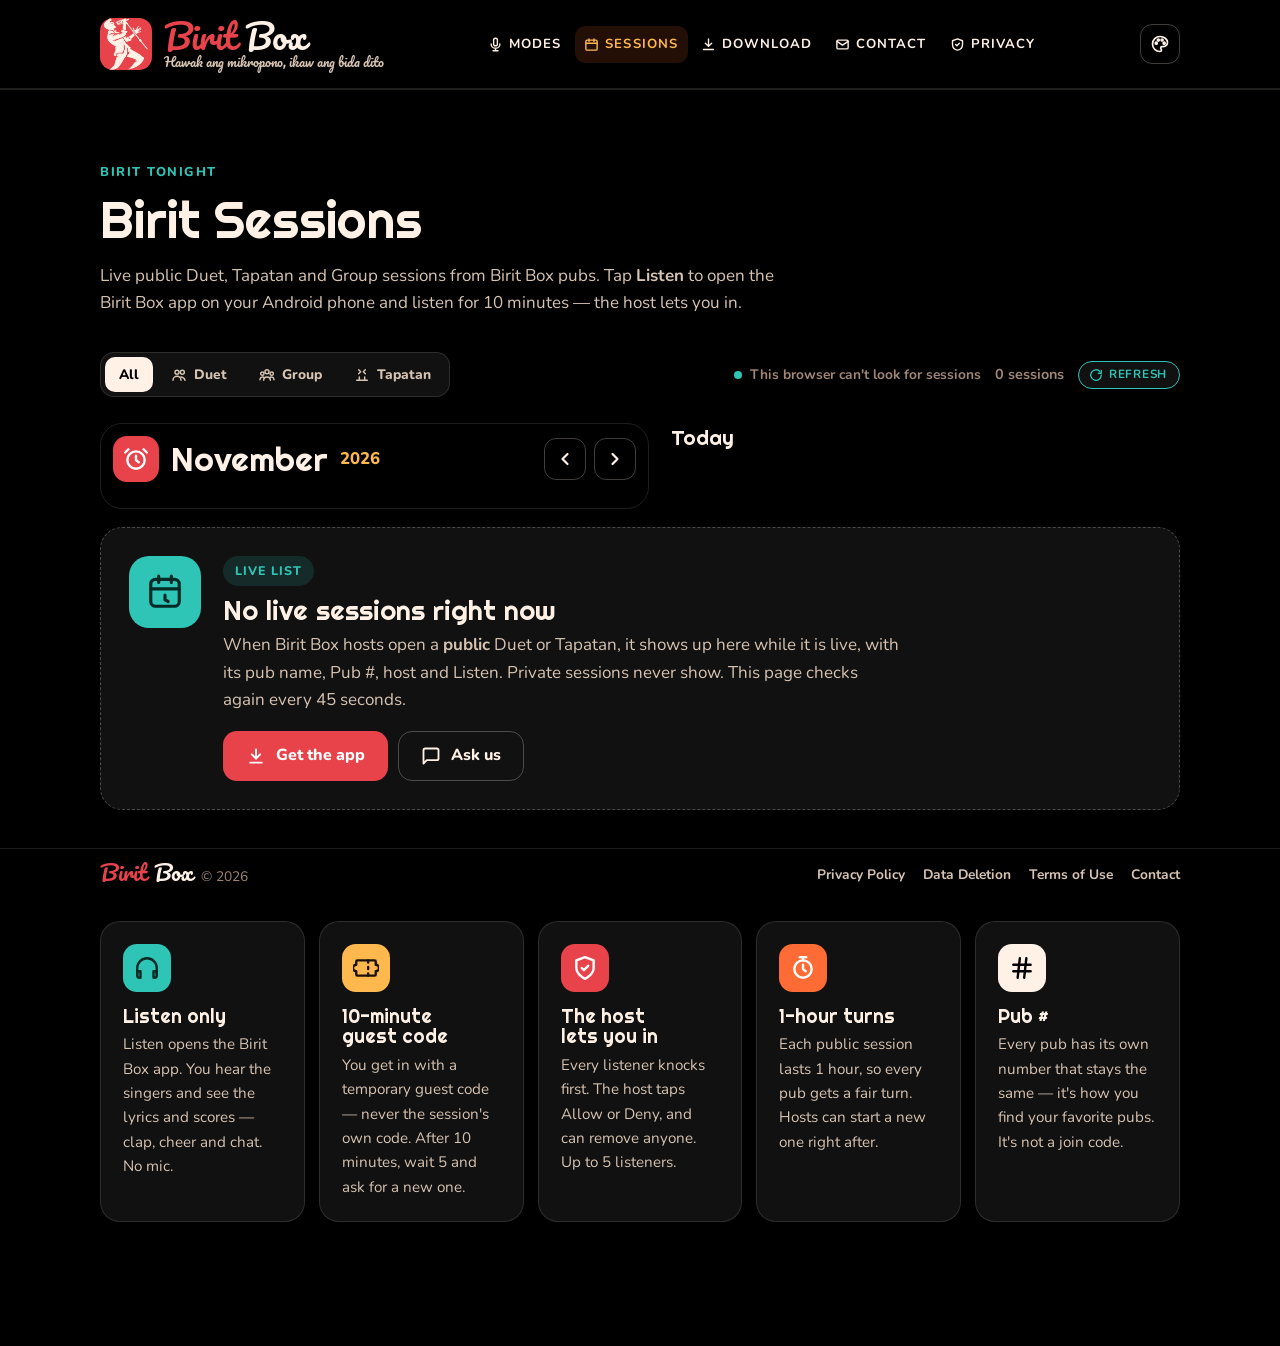
<file: sessions.html>
<!doctype html>
<html lang="en">
<head>
<script src="assets/palette.js?v=1"></script>
<meta charset="utf-8">
<meta name="viewport" content="width=device-width, initial-scale=1">
<title>Birit Sessions — Birit Box</title>
<meta name="description" content="Public Duet and Tapatan sessions from Birit Box pubs. Listen in the Birit Box app.">
<link rel="icon" type="image/png" sizes="32x32" href="assets/favicon-32.png">
<link rel="stylesheet" href="assets/site.css?v=57">
<link rel="stylesheet" href="assets/palettes.css?v=2">
</head>
<body>

<header class="top">
  <div class="wrap">
    <a class="lockup" href="index.html" aria-label="Birit Box home">
      <img src="assets/app-icon.png" alt="" width="52" height="52">
      <span class="wm"><span class="wordmark"><span class="birit">Birit</span> <span class="box">Box</span></span><span class="tagline">Hawak ang mikropono, ikaw ang bida dito</span></span>
    </a>
    <nav class="nav" aria-label="Main">
      <a href="index.html#modes">Modes</a>
      <a href="sessions.html" aria-current="page">Sessions</a>
      <a href="index.html#download">Download</a>
      <a href="index.html#contact">Contact</a>
      <a href="privacy.html">Privacy</a>
    </nav>
    <button type="button" class="pl-btn" id="themeToggle" aria-label="Theme" title="Theme"></button>
  </div>
</header>

<main>
  <!-- Birit Sessions (user, Nov 18: "dapat may sarili na lang sya tab"). The live list comes when the app can
       post public sessions; until then: coming soon + how it works. No sample / fake sessions. -->
  <section class="block sessions-page" id="sessions">
    <div class="wrap">
      <p class="eyebrow">Birit tonight</p>
      <h1 class="page-title">Birit Sessions</h1>
      <p class="intro">Live public Duet, Tapatan and Group sessions from Birit Box pubs. Tap <b>Listen</b> to open the Birit Box app on your Android phone and listen for 10 minutes — the host lets you in.</p>

      <div class="sch-tools">
        <div class="seg" role="group" aria-label="Show">
          <button type="button" data-filter="all" aria-pressed="true">All</button>
          <button type="button" data-filter="duet" aria-pressed="false"><svg viewBox="0 0 24 24" fill="none" stroke="currentColor" stroke-width="2.2" stroke-linecap="round" stroke-linejoin="round" aria-hidden="true"><circle cx="9" cy="8" r="3"/><circle cx="17" cy="8" r="3"/><path d="M3 20a6 6 0 0 1 12 0M13 15.5a6 6 0 0 1 8 4.5"/></svg>Duet</button>
          <button type="button" data-filter="group" aria-pressed="false"><svg viewBox="0 0 24 24" fill="none" stroke="currentColor" stroke-width="2.2" stroke-linecap="round" stroke-linejoin="round" aria-hidden="true"><circle cx="12" cy="7" r="3"/><circle cx="5" cy="10" r="2.5"/><circle cx="19" cy="10" r="2.5"/><path d="M7 20a5 5 0 0 1 10 0M1.5 19a4 4 0 0 1 5.5-3.7M22.5 19a4 4 0 0 0-5.5-3.7"/></svg>Group</button>
          <button type="button" data-filter="tapatan" aria-pressed="false"><svg viewBox="0 0 24 24" fill="none" stroke="currentColor" stroke-width="2.2" stroke-linecap="round" stroke-linejoin="round" aria-hidden="true"><path d="M7 4l3 3-3 3M17 4l-3 3 3 3"/><path d="M4 20h16M8 20v-5M16 20v-5"/></svg>Tapatan</button>
        </div>
        <div class="sch-right">
          <span class="sch-status" id="schStatus"><i aria-hidden="true"></i><span>Looking for live sessions&hellip;</span></span>
          <span class="sch-count" id="schCount">0 sessions</span>
          <button type="button" class="btn ghost sch-refresh" id="schRefresh"><svg viewBox="0 0 24 24" fill="none" stroke="currentColor" stroke-width="2.2" stroke-linecap="round" stroke-linejoin="round" aria-hidden="true"><path d="M21 12a9 9 0 1 1-2.64-6.36"/><path d="M21 4v5h-5"/></svg>Refresh</button>
        </div>
      </div>

      <div class="sch-list" id="schList" hidden aria-live="polite"></div>

      <!-- the calendar (user, Nov 18): square days with the booked hours as pills; the picked day's sessions BESIDE it
           (user: "pag hiwalayin mo silang dalawa" - two columns so the page doesn't get long) -->
      <div class="cal-split">
      <div class="cal" id="schCal">
        <div class="cal-top">
          <div class="cal-banner"><span class="cal-clock"><svg viewBox="0 0 24 24" fill="none" stroke="currentColor" stroke-width="2.2" stroke-linecap="round" stroke-linejoin="round" aria-hidden="true"><circle cx="12" cy="13" r="8"/><path d="M12 9v4l2.5 2"/><path d="M5 3 2 6M19 3l3 3"/></svg></span><b id="calTitle">November</b><span id="calYear">2026</span></div>
          <div class="cal-nav"><button type="button" id="calPrev" aria-label="Previous month"><svg viewBox="0 0 24 24" fill="none" stroke="currentColor" stroke-width="2.6" stroke-linecap="round" stroke-linejoin="round" aria-hidden="true"><path d="m15 18-6-6 6-6"/></svg></button><button type="button" id="calNext" aria-label="Next month"><svg viewBox="0 0 24 24" fill="none" stroke="currentColor" stroke-width="2.6" stroke-linecap="round" stroke-linejoin="round" aria-hidden="true"><path d="m9 18 6-6-6-6"/></svg></button></div>
        </div>
        <div class="cal-grid" id="calGrid"></div>
      </div>
      <div class="cal-day">
        <h3 class="cal-day-title" id="calDayTitle">Today</h3>
        <div class="sch-list" id="calDayList"></div>
      </div>
      </div>

      <div class="sch-empty" id="schEmpty">
        <span class="sch-empty-ic" aria-hidden="true"><svg viewBox="0 0 24 24" fill="none" stroke="currentColor" stroke-width="2" stroke-linecap="round" stroke-linejoin="round"><rect x="3" y="4" width="18" height="17" rx="3"/><path d="M8 2v4M16 2v4M3 10h18"/><path d="M12 14v3l2 1"/></svg></span>
        <div>
          <span class="badge-soon">Live list</span>
          <h2>No live sessions right now</h2>
          <p>When Birit Box hosts open a <b>public</b> Duet or Tapatan, it shows up here while it is live, with its pub name, Pub #, host and Listen. Private sessions never show. This page checks again every 45 seconds.</p>
          <div class="sch-actions">
            <a class="btn primary" href="index.html#download"><svg viewBox="0 0 24 24" fill="none" stroke="currentColor" stroke-width="2.2" stroke-linecap="round" stroke-linejoin="round" aria-hidden="true"><path d="M12 4v11"/><path d="m7 10 5 5 5-5"/><path d="M5 20h14"/></svg>Get the app</a>
            <a class="btn ghost" href="index.html#contact"><svg viewBox="0 0 24 24" fill="none" stroke="currentColor" stroke-width="2.2" stroke-linecap="round" stroke-linejoin="round" aria-hidden="true"><path d="M21 15a2 2 0 0 1-2 2H7l-4 4V5a2 2 0 0 1 2-2h14a2 2 0 0 1 2 2z"/></svg>Ask us</a>
          </div>
        </div>
      </div>

      <h2 class="how-title">How it works</h2>
      <div class="how-grid">
        <div class="how">
          <span class="how-ic t-teal"><svg viewBox="0 0 24 24" fill="none" stroke="currentColor" stroke-width="2.2" stroke-linecap="round" stroke-linejoin="round"><path d="M3 18v-6a9 9 0 0 1 18 0v6"/><path d="M21 19a2 2 0 0 1-2 2h-1v-6h3zM3 19a2 2 0 0 0 2 2h1v-6H3z"/></svg></span>
          <h3>Listen only</h3><p>Listen opens the Birit Box app. You hear the singers and see the lyrics and scores — clap, cheer and chat. No mic.</p>
        </div>
        <div class="how">
          <span class="how-ic t-mango"><svg viewBox="0 0 24 24" fill="none" stroke="currentColor" stroke-width="2.2" stroke-linecap="round" stroke-linejoin="round"><path d="M3 9a2 2 0 0 0 0 6v3a1 1 0 0 0 1 1h16a1 1 0 0 0 1-1v-3a2 2 0 0 0 0-6V6a1 1 0 0 0-1-1H4a1 1 0 0 0-1 1z"/><path d="M14 5v2M14 11v2M14 17v2"/></svg></span>
          <h3>10-minute guest code</h3><p>You get in with a temporary guest code — never the session's own code. After 10 minutes, wait 5 and ask for a new one.</p>
        </div>
        <div class="how">
          <span class="how-ic t-red"><svg viewBox="0 0 24 24" fill="none" stroke="currentColor" stroke-width="2.2" stroke-linecap="round" stroke-linejoin="round"><path d="M12 22s8-4 8-10V5l-8-3-8 3v7c0 6 8 10 8 10z"/><path d="m9 12 2 2 4-4"/></svg></span>
          <h3>The host lets you in</h3><p>Every listener knocks first. The host taps Allow or Deny, and can remove anyone. Up to 5 listeners.</p>
        </div>
        <div class="how">
          <span class="how-ic t-orange"><svg viewBox="0 0 24 24" fill="none" stroke="currentColor" stroke-width="2.2" stroke-linecap="round" stroke-linejoin="round"><circle cx="12" cy="13" r="8"/><path d="M12 9v4l2.5 2"/><path d="M9 2h6M12 2v3"/></svg></span>
          <h3>1-hour turns</h3><p>Each public session lasts 1 hour, so every pub gets a fair turn. Hosts can start a new one right after.</p>
        </div>
        <div class="how">
          <span class="how-ic t-cream"><svg viewBox="0 0 24 24" fill="none" stroke="currentColor" stroke-width="2.2" stroke-linecap="round" stroke-linejoin="round"><path d="M4 9h16M4 15h16M10 3 8 21M16 3l-2 18"/></svg></span>
          <h3>Pub #</h3><p>Every pub has its own number that stays the same — it's how you find your favorite pubs. It's not a join code.</p>
        </div>
      </div>
    </div>
  </section>
</main>
<script type="module">
  // scheduled sessions come from Nostr relays; signatures are checked here (assets/nostr.js)
  import * as N from "./assets/nostr.js?v=8";
  window.BiritNostr = N;
  window.dispatchEvent(new Event("birit-nostr"));
</script>
<script src="assets/sessions.js?v=21"></script>

<footer>
  <div class="wrap">
    <span><span class="wordmark"><span class="birit">Birit</span> <span class="box">Box</span></span> &nbsp;© 2026</span>
    <nav aria-label="Legal">
      <a href="privacy.html">Privacy Policy</a>
      <a href="data-deletion.html">Data Deletion</a>
      <a href="terms.html">Terms of Use</a>
      <a href="index.html#contact">Contact</a>
    </nav>
  </div>
</footer>

<script src="assets/menu.js?v=1"></script>
</body>
</html>
</file>
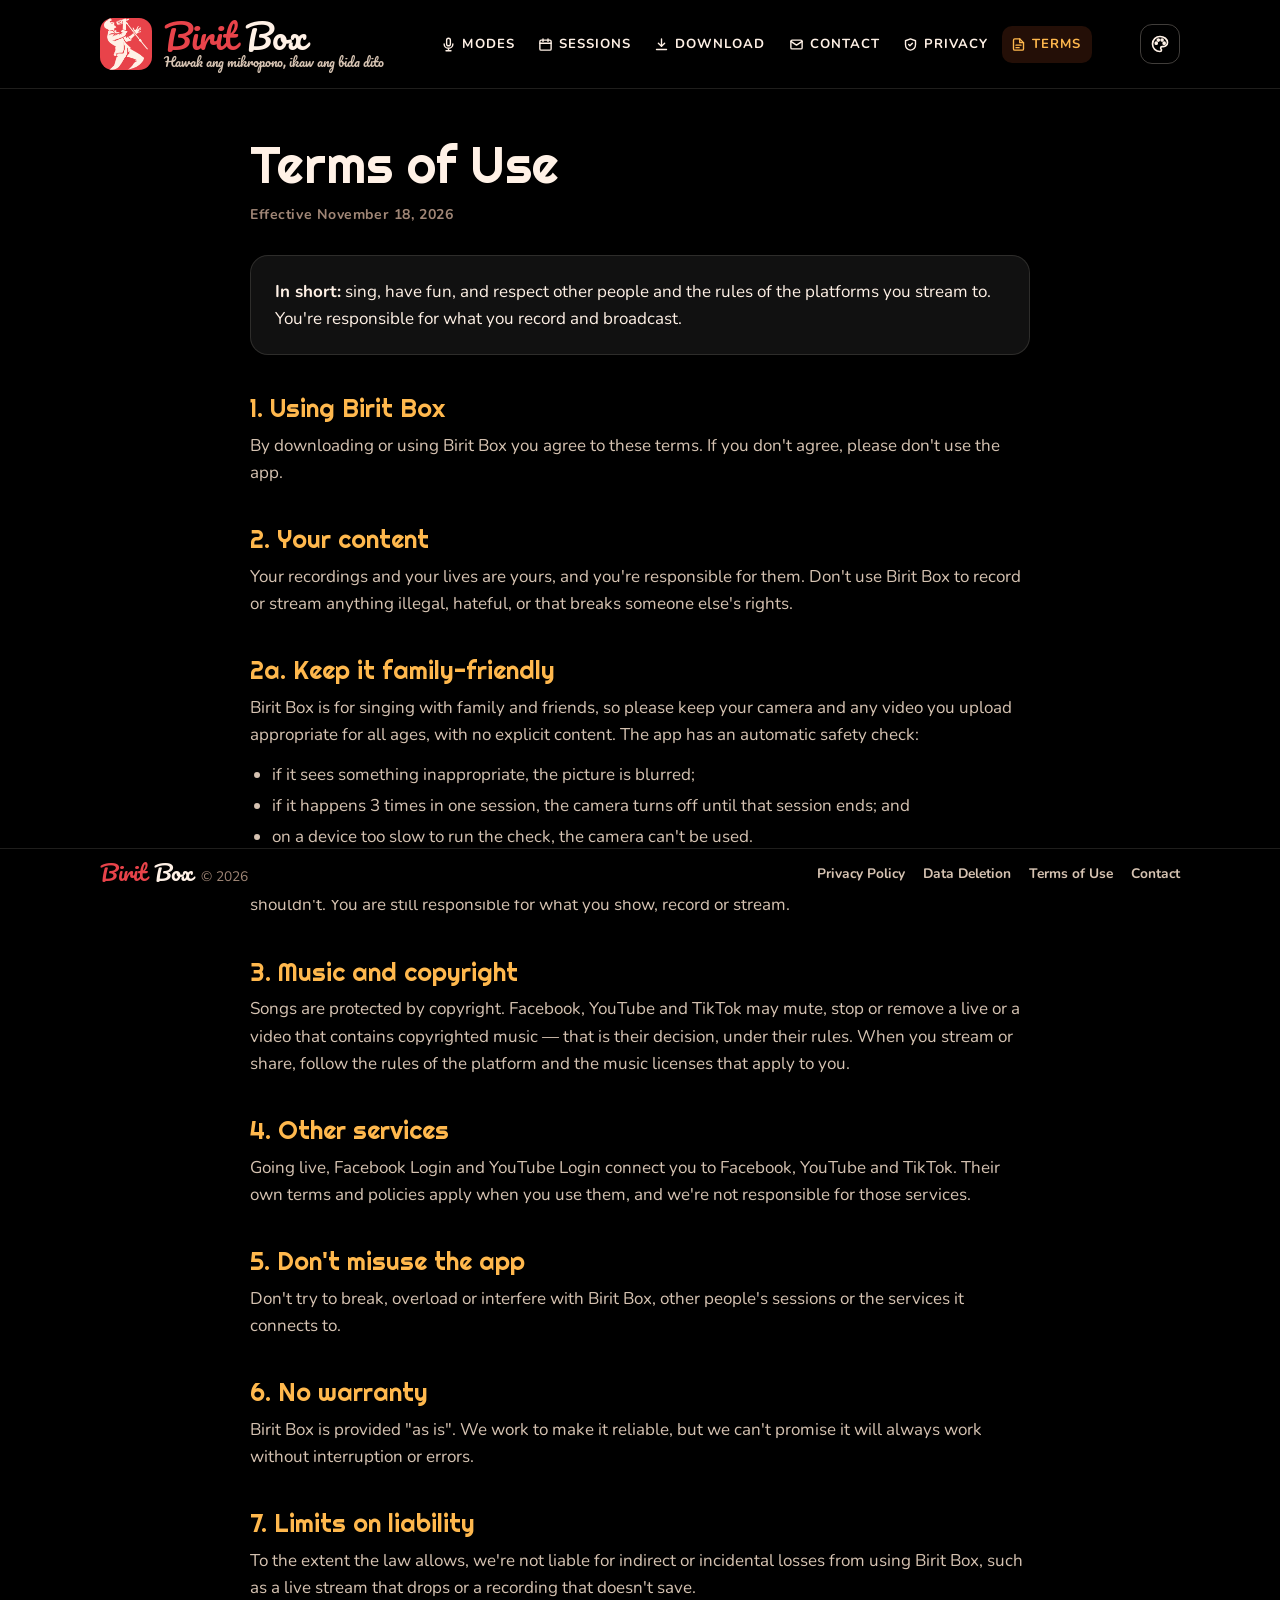
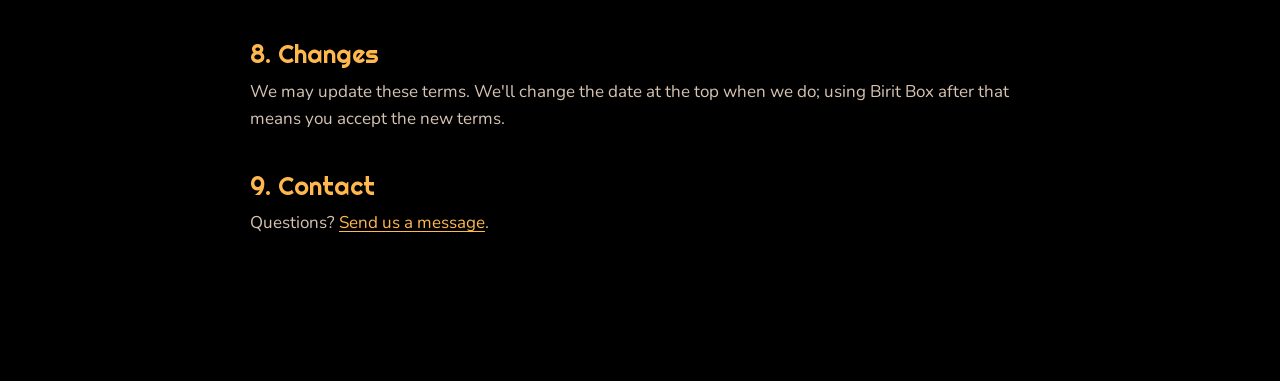
<file: terms.html>
<!doctype html>
<html lang="en">
<head>
<script src="assets/palette.js?v=1"></script>
<meta charset="utf-8">
<meta name="viewport" content="width=device-width, initial-scale=1">
<title>Terms of Use — Birit Box</title>
<meta name="description" content="The terms for using the Birit Box videoke app.">
<link rel="icon" type="image/png" sizes="32x32" href="assets/favicon-32.png">
<link rel="stylesheet" href="assets/site.css?v=57">
<link rel="stylesheet" href="assets/palettes.css?v=2">
</head>
<body>

<header class="top">
  <div class="wrap">
    <a class="lockup" href="index.html" aria-label="Birit Box home">
      <img src="assets/app-icon.png" alt="" width="52" height="52">
      <span class="wm"><span class="wordmark"><span class="birit">Birit</span> <span class="box">Box</span></span><span class="tagline">Hawak ang mikropono, ikaw ang bida dito</span></span>
    </a>
    <nav class="nav" aria-label="Main">
      <a href="index.html#modes">Modes</a>
      <a href="sessions.html">Sessions</a>
      <a href="index.html#download">Download</a>
      <a href="index.html#contact">Contact</a>
      <a href="privacy.html">Privacy</a>
      <a href="terms.html" aria-current="page">Terms</a>
    </nav>
    <button type="button" class="pl-btn" id="themeToggle" aria-label="Theme" title="Theme"></button>
  </div>
</header>

<main class="doc">
  <div class="wrap">
    <h1>Terms of Use</h1>
    <p class="updated">Effective November 18, 2026</p>

    <div class="summary">
      <p><strong>In short:</strong> sing, have fun, and respect other people and the rules of the platforms you stream to. You're responsible for what you record and broadcast.</p>
    </div>

    <h2>1. Using Birit Box</h2>
    <p>By downloading or using Birit Box you agree to these terms. If you don't agree, please don't use the app.</p>

    <h2>2. Your content</h2>
    <p>Your recordings and your lives are yours, and you're responsible for them. Don't use Birit Box to record or stream anything illegal, hateful, or that breaks someone else's rights.</p>

    <h2>2a. Keep it family-friendly</h2>
    <p>Birit Box is for singing with family and friends, so please keep your camera and any video you upload appropriate for all ages, with no explicit content. The app has an automatic safety check:</p>
    <ul>
      <li>if it sees something inappropriate, the picture is blurred;</li>
      <li>if it happens 3 times in one session, the camera turns off until that session ends; and</li>
      <li>on a device too slow to run the check, the camera can't be used.</li>
    </ul>
    <p>The check is automatic and not perfect. It may sometimes miss something, or blur something it shouldn't. You are still responsible for what you show, record or stream.</p>

    <h2>3. Music and copyright</h2>
    <p>Songs are protected by copyright. Facebook, YouTube and TikTok may mute, stop or remove a live or a video that contains copyrighted music — that is their decision, under their rules. When you stream or share, follow the rules of the platform and the music licenses that apply to you.</p>

    <h2>4. Other services</h2>
    <p>Going live, Facebook Login and YouTube Login connect you to Facebook, YouTube and TikTok. Their own terms and policies apply when you use them, and we're not responsible for those services.</p>

    <h2>5. Don't misuse the app</h2>
    <p>Don't try to break, overload or interfere with Birit Box, other people's sessions or the services it connects to.</p>

    <h2>6. No warranty</h2>
    <p>Birit Box is provided "as is". We work to make it reliable, but we can't promise it will always work without interruption or errors.</p>

    <h2>7. Limits on liability</h2>
    <p>To the extent the law allows, we're not liable for indirect or incidental losses from using Birit Box, such as a live stream that drops or a recording that doesn't save.</p>

    <h2>8. Changes</h2>
    <p>We may update these terms. We'll change the date at the top when we do; using Birit Box after that means you accept the new terms.</p>

    <h2>9. Contact</h2>
    <p>Questions? <a href="index.html#contact">Send us a message</a>.</p>
  </div>
</main>

<footer>
  <div class="wrap">
    <span><span class="wordmark"><span class="birit">Birit</span> <span class="box">Box</span></span> &nbsp;© 2026</span>
    <nav aria-label="Legal">
      <a href="privacy.html">Privacy Policy</a>
      <a href="data-deletion.html">Data Deletion</a>
      <a href="terms.html">Terms of Use</a>
      <a href="index.html#contact">Contact</a>
    </nav>
  </div>
</footer>

<script src="assets/menu.js?v=1"></script>
</body>
</html>
</file>
<file: assets/site.css>
/* Birit Box website — same look as the app: black stage, cream text,
   Pacifico wordmark (do not touch), Righteous headings, the retro
   brown / orange / mango / teal stripes. Fonts are bundled (SIL OFL). */
@font-face { font-family: "Righteous"; font-weight: 400; font-display: swap; src: url(fonts/righteous.woff2) format("woff2"); }
@font-face { font-family: "Pacifico"; font-weight: 400; font-display: swap; src: url(fonts/pacifico.ttf) format("truetype"); }
@font-face { font-family: "Nunito"; font-weight: 400 800; font-display: swap; src: url(fonts/nunito.woff2) format("woff2"); }

:root {
  --paper: #000000;
  --card: #111111;
  --card-2: #171310;
  --ink: #FFF1E6;
  --ink-soft: #D6C3B2;
  --ink-mute: #A08676;
  --rule: rgba(255, 241, 230, 0.12);
  --rule-strong: rgba(255, 241, 230, 0.25);
  --red: #E8434A;
  --orange: #FF6B35;
  --mango: #FFB84D;
  --teal: #2EC4B6;
  --brown: #6B4A3A;
  --font-wordmark: "Pacifico", "Brush Script MT", cursive;
  --font-display: "Righteous", "Arial Black", Impact, sans-serif;
  --font-body: "Nunito", system-ui, -apple-system, "Segoe UI", sans-serif;
  --wrap: 1120px;
  color-scheme: dark;
}

* { box-sizing: border-box; }
html { scroll-behavior: smooth; }
@media (prefers-reduced-motion: reduce) { html { scroll-behavior: auto; } * { transition: none !important; animation: none !important; } }
body {
  margin: 0; background: var(--paper); color: var(--ink);
  font: 400 17px/1.6 var(--font-body);
  -webkit-font-smoothing: antialiased; overflow-x: hidden;
}
a { color: var(--mango); text-underline-offset: 3px; }
a:hover { color: #FFD08A; }
:focus-visible { outline: 2px solid var(--orange); outline-offset: 3px; border-radius: 6px; }
img { max-width: 100%; display: block; }
.wrap { width: 100%; max-width: var(--wrap); margin: 0 auto; padding: 0 20px; }

/* the app's signature stripes (birit.css body::before), as a decoration panel */
.stripes {
  position: absolute; pointer-events: none; opacity: 0.55;
  background: repeating-linear-gradient(135deg,
    transparent 0 6px, #6B4A3A 6px 16px, transparent 16px 22px, #E85D28 22px 32px,
    transparent 32px 38px, var(--mango) 38px 48px, transparent 48px 54px, var(--teal) 54px 64px, transparent 64px 120px);
}

/* ---- header (locked to the top — user, Nov 18) ---- */
.top { position: sticky; top: 0; z-index: 30; background: var(--paper); border-bottom: 1px solid var(--rule); }
html { scroll-padding-top: 104px; }   /* menu links land below the locked header */
.top .wrap { display: flex; align-items: center; justify-content: space-between; gap: 16px; padding-top: 18px; padding-bottom: 18px; }
.lockup { display: inline-flex; align-items: center; gap: 12px; text-decoration: none; color: inherit; }
.lockup img { width: 52px; height: 52px; border-radius: 13px; background: var(--red); object-fit: contain; flex: none; }
.lockup .wm { display: flex; flex-direction: column; gap: 1px; }
.wordmark { font-family: var(--font-wordmark); font-size: 34px; line-height: 1; letter-spacing: 0.005em; }
.wordmark .birit { color: var(--red); }
.wordmark .box { color: var(--ink); }
.tagline { font-family: var(--font-wordmark); font-size: 13px; line-height: 1.2; color: var(--ink-soft); }
.nav { display: flex; align-items: center; gap: 4px; flex-wrap: wrap; justify-content: flex-end; }
.nav a { color: var(--ink); text-decoration: none; font-weight: 700; font-size: 0.82rem; letter-spacing: 0.08em; text-transform: uppercase; padding: 8px 12px; border-radius: 10px; }
.nav a:hover, .nav a[aria-current="page"] { background: rgba(255, 107, 53, 0.14); color: var(--mango); }
@media (max-width: 720px) {
  .top .wrap { flex-direction: column; align-items: flex-start; gap: 6px; padding-top: 10px; padding-bottom: 8px; }
  .nav { justify-content: flex-start; margin-left: -10px; gap: 0; }
  .nav a { padding: 6px 10px; font-size: 0.74rem; }
  .lockup img { width: 40px; height: 40px; border-radius: 10px; }
  .lockup .wordmark { font-size: 28px; }
  .tagline { display: none; }
  html { scroll-padding-top: 130px; }
}

/* ---- hero ---- */
.hero { position: relative; overflow: hidden; padding: 40px 0 72px; }
.hero .stripes { top: -40px; right: -60px; width: 560px; height: calc(100% + 80px);
  -webkit-mask-image: linear-gradient(to right, transparent 0%, rgba(0,0,0,.35) 30%, #000 70%), linear-gradient(to bottom, #000 0%, #000 78%, transparent 100%);
  -webkit-mask-composite: source-in;
  mask-image: linear-gradient(to right, transparent 0%, rgba(0,0,0,.35) 30%, #000 70%), linear-gradient(to bottom, #000 0%, #000 78%, transparent 100%);
  mask-composite: intersect; }
.hero .wrap { position: relative; z-index: 2; display: grid; grid-template-columns: minmax(0, 1.25fr) minmax(0, 1fr); gap: 40px; align-items: center; }
.kicker { display: inline-flex; align-items: center; gap: 8px; margin: 0 0 18px; padding: 6px 12px; border-radius: 999px; border: 1px solid var(--rule-strong); color: var(--ink-soft); font-weight: 700; font-size: 0.78rem; letter-spacing: 0.08em; text-transform: uppercase; }
.kicker i { width: 8px; height: 8px; border-radius: 50%; background: var(--red); }
h1, h2, h3 { font-family: var(--font-display); font-weight: 400; line-height: 1.08; text-wrap: balance; margin: 0; }
.hero h1 { font-size: clamp(2.6rem, 6vw, 4.6rem); letter-spacing: 0.005em; }
.hero h1 .accent { color: var(--orange); }
/* the brand tagline as the headline — in its own font, Pacifico (like the logo lockup) */
/* always 2 lines (user, Nov 16): "Hawak ang mikropono," / "ikaw ang bida dito" — the longer
   line is 9.55em wide in Pacifico, so the size follows the column's width (10.2cqi) */
.hero .wrap > div:first-child { container-type: inline-size; }
.hero h1.tagline-hero { font-family: var(--font-wordmark); font-size: min(4.1rem, 10.2cqi); line-height: 1.32; letter-spacing: 0; }
.hero h1.tagline-hero .tl { display: block; white-space: nowrap; }
.hero h1.tagline-hero .accent { color: var(--red); }

/* ---- about ---- */
.about { display: grid; grid-template-columns: minmax(0, 1.4fr) minmax(0, 1fr); gap: 48px; align-items: start; }
.about-text p:not(.eyebrow) { margin: 0 0 14px; max-width: 38em; color: var(--ink-soft); font-size: 1.04rem; }
.about-text h2 { margin-bottom: 18px; }
.about-text strong { color: var(--mango); }
.about-facts { margin: 6px 0 0; padding: 6px 22px; border-radius: 20px; background: var(--card); border: 1px solid var(--rule); }
.about-facts div { display: grid; grid-template-columns: 110px minmax(0, 1fr); gap: 12px; padding: 14px 0; border-bottom: 1px solid var(--rule); }
.about-facts div:last-child { border-bottom: 0; }
.about-facts dt { color: var(--ink-mute); font-weight: 800; font-size: 0.8rem; letter-spacing: 0.08em; text-transform: uppercase; padding-top: 2px; }
.about-facts dd { margin: 0; color: var(--ink); font-weight: 600; overflow-wrap: anywhere; }
@media (max-width: 860px) { .about { grid-template-columns: minmax(0, 1fr); gap: 24px; } }

/* "Libre" ticket (user, Nov 16: "lagay ka design na libre lang yung app … qrcode, sample muna") —
   a videoke-coupon ticket: the price side + a tear-off stub with the QR */
.libre { margin-top: 44px; display: grid; grid-template-columns: minmax(0, 1fr) 290px; border-radius: 24px; overflow: hidden; background: var(--card-2); border: 1px solid var(--rule-strong); }
.libre-main { position: relative; overflow: hidden; padding: 30px 34px 32px; }
.libre-main .stripes { top: -30px; right: -70px; width: 300px; height: calc(100% + 60px); opacity: 0.4;
  -webkit-mask-image: linear-gradient(to right, transparent, #000 65%); mask-image: linear-gradient(to right, transparent, #000 65%); }
.libre-main > *:not(.stripes) { position: relative; }
.libre-label { margin: 0; color: var(--teal); font-weight: 800; font-size: 0.8rem; letter-spacing: 0.14em; text-transform: uppercase; }
.libre-price { margin: 4px 0 0; font-family: var(--font-display); font-size: clamp(5rem, 11vw, 7.5rem); line-height: 0.95; color: var(--mango); letter-spacing: -0.01em; }
.libre-price .peso { font-size: 0.55em; vertical-align: 0.55em; margin-right: 4px; color: var(--orange); }
.libre-main h3 { font-family: var(--font-wordmark); font-size: clamp(1.9rem, 3.6vw, 2.5rem); line-height: 1.3; color: var(--ink); margin: 6px 0 6px; }
.libre-sub { margin: 0 0 18px; color: var(--ink-soft); max-width: 30em; }
.libre-chips { margin: 0; padding: 0; list-style: none; display: flex; flex-wrap: wrap; gap: 8px; }
.libre-chips li { padding: 7px 13px; border-radius: 999px; background: rgba(255, 184, 77, 0.12); border: 1px solid rgba(255, 184, 77, 0.35); color: var(--mango); font-weight: 800; font-size: 0.85rem; }
.libre-stub { position: relative; padding: 28px 24px; display: flex; flex-direction: column; align-items: center; justify-content: center; gap: 12px; text-align: center; border-left: 2px dashed var(--rule-strong); background: var(--card-2); }
/* the ticket's punched notches at both ends of the tear line */
.libre-stub::before, .libre-stub::after { content: ""; position: absolute; left: -15px; width: 28px; height: 28px; border-radius: 50%; background: var(--paper); border: 1px solid var(--rule-strong); }
.libre-stub::before { top: -15px; } .libre-stub::after { bottom: -15px; }
.libre-stub-h { margin: 0; font-family: var(--font-display); font-size: 1.12rem; line-height: 1.25; color: var(--ink); text-wrap: balance; }
.qr { position: relative; width: 168px; height: 168px; padding: 4px; border-radius: 16px; background: #FFF; }
.qr img { width: 100%; height: 100%; border-radius: 12px; image-rendering: pixelated; }
.qr-sample { position: absolute; left: 50%; top: 50%; transform: translate(-50%, -50%) rotate(-12deg); padding: 4px 12px; border-radius: 8px; background: var(--red); color: #FFF; font-weight: 800; font-size: 0.85rem; letter-spacing: 0.14em; text-transform: uppercase; box-shadow: 0 4px 14px rgba(0,0,0,.35); }
.libre-stub-note { margin: 0; color: var(--ink-mute); font-size: 0.85rem; }
/* support: GCash | GoTyme tabs, the QR you tap, the popup (user, Nov 17 — the same as the app's About App) */
.pay-tabs { display: inline-flex; gap: 4px; padding: 3px; border-radius: 12px; background: rgba(255, 255, 255, 0.05); border: 1px solid var(--rule-strong); }
.pay-tabs button { display: inline-flex; align-items: center; gap: 6px; padding: 5px 11px 5px 6px; border: 0; border-radius: 9px; background: transparent; color: var(--ink-soft); font: 800 0.82rem var(--font-body, inherit); cursor: pointer; }
.pay-tabs button[aria-selected="true"] { background: var(--ink); color: #1A1110; }
.pay-ic { display: block; width: 20px; height: 20px; flex: none; }   /* GCash / GoTyme's own app icons */
.pay-qr-btn { border: 0; cursor: pointer; }
.pay-qr-btn:hover { box-shadow: 0 0 0 3px var(--mango); }
dialog.pay-pop { padding: 0; border: 0; background: transparent; max-width: min(400px, calc(100vw - 32px)); width: 100%; color: var(--ink); }
dialog.pay-pop::backdrop { background: rgba(0, 0, 0, 0.7); }
.pay-card { position: relative; display: flex; flex-direction: column; align-items: center; gap: 8px; padding: 22px 20px 18px; border-radius: 20px; background: #1A1210; border: 1px solid var(--rule-strong); text-align: center; }
.pay-x { position: absolute; top: 10px; right: 10px; width: 34px; height: 34px; display: grid; place-items: center; border-radius: 10px; border: 1px solid var(--rule-strong); background: transparent; color: var(--ink); cursor: pointer; }
.pay-x svg { width: 16px; height: 16px; }
.pay-lockup { display: inline-flex; align-items: center; gap: 10px; }
.pay-logo { width: 48px; height: 48px; border-radius: 11px; background: var(--red); object-fit: contain; flex: none; }
.pay-lockup .wordmark { font-size: 34px; }
.pay-brand { margin: 2px 0 0; display: inline-flex; align-items: center; gap: 8px; padding: 4px 12px 4px 5px; border-radius: 999px; background: rgba(255, 255, 255, 0.06); border: 1px solid var(--rule-strong); font-weight: 800; font-size: 0.9rem; }
.pay-brand .pay-ic { width: 24px; height: 24px; }
.pay-card h2 { margin: 4px 0 0; font-family: var(--font-display); font-weight: 400; font-size: 1.35rem; line-height: 1.2; color: var(--mango); }
.pay-to { margin: 0; display: flex; flex-direction: column; gap: 1px; }
.pay-to span { font-size: 0.72rem; font-weight: 700; letter-spacing: 0.12em; text-transform: uppercase; color: var(--ink-soft); }
.pay-to b { font-size: 1.1rem; letter-spacing: 0.02em; }
.pay-thanks { margin: 0; max-width: 32ch; font-size: 0.86rem; line-height: 1.45; color: var(--ink-soft); }
.pay-qr { width: 220px; height: 220px; margin-top: 4px; padding: 6px; border-radius: 14px; background: #FFF; }
.pay-how { margin: 0; font-size: 0.8rem; font-weight: 700; }
.pay-open { display: inline-flex; align-items: center; justify-content: center; gap: 8px; width: 100%; height: 46px; border-radius: 12px; background: var(--red); color: #FFF; font-weight: 800; text-decoration: none; }
.pay-pop[data-pay="gcash"] .pay-open { background: #015DE6; }
.pay-pop[data-pay="gotyme"] .pay-open { background: #00F5FA; color: #10223A; }
.pay-open .pay-ic { width: 24px; height: 24px; border-radius: 7px; box-shadow: 0 0 0 1.5px rgba(255, 255, 255, 0.8); }
.pay-note { margin: 2px 0 0; font-size: 0.72rem; line-height: 1.4; color: var(--ink-soft); opacity: 0.85; }
@media (max-height: 700px) { .pay-qr { width: 170px; height: 170px; } .pay-card { gap: 6px; padding: 16px 16px 14px; } }
@media (max-width: 760px) {
  .libre { grid-template-columns: minmax(0, 1fr); }
  .libre-main { padding: 26px 22px; }
  .libre-stub { border-left: 0; border-top: 2px dashed var(--rule-strong); }
  .libre-stub::before { top: -15px; left: -15px; } .libre-stub::after { top: -15px; bottom: auto; left: auto; right: -15px; }
}
.hero .lead { margin: 20px 0 30px; max-width: 34em; font-size: 1.12rem; color: var(--ink-soft); }
.ctas { display: flex; flex-wrap: wrap; gap: 12px; }
.btn { display: inline-flex; align-items: center; justify-content: center; gap: 10px; min-height: 50px; padding: 0 22px; border-radius: 14px; font-weight: 800; font-size: 1rem; text-decoration: none; border: 1.5px solid transparent; cursor: pointer; }
.btn.primary { background: var(--red); color: #FFF; }
.btn.primary:hover { background: #D33840; color: #FFF; }
.btn.ghost { border-color: var(--rule-strong); color: var(--ink); }
.btn.ghost:hover { border-color: var(--orange); color: var(--mango); }
.btn svg { width: 20px; height: 20px; flex: none; }
.btn[disabled], .btn[disabled]:hover { background: var(--rule-strong); color: var(--ink-mute); border-color: transparent; cursor: not-allowed; }
/* the Birit Box theme player (plays only when pressed) */
.theme { margin-top: 22px; display: flex; align-items: center; gap: 14px; width: min(100%, 440px); padding: 10px 16px 10px 10px; border-radius: 999px; background: var(--card); border: 1px solid var(--rule-strong); }
.theme-btn { flex: none; width: 44px; height: 44px; border-radius: 50%; border: 0; background: var(--orange); color: #FFF; display: grid; place-items: center; cursor: pointer; }
.theme-btn:hover { background: #FF8B5A; }
.theme-btn svg { width: 20px; height: 20px; }
.theme .i-pause, .theme.playing .i-play { display: none; }
.theme.playing .i-pause { display: block; }
.theme-info { flex: 1; min-width: 0; display: flex; flex-direction: column; gap: 7px; }
.theme-title { font-size: 0.92rem; color: var(--ink-soft); white-space: nowrap; overflow: hidden; text-overflow: ellipsis; }
.theme-title b { font-family: var(--font-wordmark); font-weight: 400; color: var(--ink); font-size: 1.05em; }
.theme-bar { display: block; height: 4px; border-radius: 4px; background: var(--rule-strong); overflow: hidden; }
.theme-bar i { display: block; width: 0; height: 100%; background: linear-gradient(90deg, var(--orange), var(--mango)); transition: width 0.25s linear; }
.theme-time { flex: none; font-variant-numeric: tabular-nums; font-weight: 700; font-size: 0.85rem; color: var(--ink-mute); }
.hero-art { position: relative; justify-self: center; width: min(360px, 80vw); aspect-ratio: 676 / 784; }
.hero-art .glow { position: absolute; inset: 12% 8%; border-radius: 40%; background: radial-gradient(circle, rgba(232, 67, 74, 0.55), rgba(255, 107, 53, 0.18) 45%, transparent 70%); filter: blur(30px); }
.hero-art img { position: relative; width: 100%; height: 100%; object-fit: contain; border-radius: 48px; background: var(--red); box-shadow: 0 30px 80px rgba(0, 0, 0, 0.6); }
.hero-art .chip { position: absolute; left: -18px; bottom: 26px; display: inline-flex; align-items: center; gap: 8px; padding: 8px 14px; border-radius: 12px; background: #000; border: 1px solid var(--rule-strong); font-family: var(--font-display); font-size: 1.05rem; box-shadow: 0 12px 30px rgba(0,0,0,.5); }
.hero-art .chip b { color: var(--mango); font-weight: 400; }
@media (max-width: 880px) {
  .hero .wrap { grid-template-columns: minmax(0, 1fr); }
  .hero-art { width: min(260px, 70vw); order: -1; }
  .hero .stripes { width: 360px; opacity: 0.4; }
}

/* ---- sections ---- */
section.block { padding: 72px 0; border-top: 1px solid var(--rule); }
.eyebrow { margin: 0 0 10px; color: var(--teal); font-weight: 800; font-size: 0.8rem; letter-spacing: 0.12em; text-transform: uppercase; }
.block h2 { font-size: clamp(1.9rem, 3.6vw, 2.7rem); }
.block .intro { margin: 14px 0 36px; max-width: 40em; color: var(--ink-soft); }

.modes { display: grid; grid-template-columns: repeat(4, minmax(0, 1fr)); gap: 14px; }
.mode { position: relative; padding: 22px 20px 24px; border-radius: 20px; background: var(--card); border: 1px solid var(--rule); display: flex; flex-direction: column; gap: 10px; }
/* app screenshot at the top of each mode card */
.mode .shot { width: calc(100% + 16px); height: auto; margin: -10px -8px 6px; aspect-ratio: 4 / 3; object-fit: cover; object-position: center; border-radius: 12px; background: #000; border: 1px solid var(--rule); }
.mode .mode-name { display: flex; align-items: center; gap: 10px; }
.mode .mode-name .ic { height: 34px; width: 44px; flex: none; }
.mode .ic {
  height: 54px; width: 100%; background: var(--c, var(--mango));
  -webkit-mask-position: left center; mask-position: left center;
  -webkit-mask-size: contain; mask-size: contain;
  -webkit-mask-repeat: no-repeat; mask-repeat: no-repeat;
}
.mode h3 { font-size: 1.5rem; color: var(--c, var(--mango)); }
.mode p { margin: 0; color: var(--ink-soft); font-size: 0.98rem; }
.mode .tag { margin-top: auto; padding-top: 8px; font-size: 0.78rem; font-weight: 800; letter-spacing: 0.08em; text-transform: uppercase; color: var(--ink-mute); }
@media (max-width: 960px) { .modes { grid-template-columns: repeat(2, minmax(0, 1fr)); } }

/* Song Gallery showcase */
.gallery { margin-top: 18px; display: grid; grid-template-columns: 220px minmax(0, 1fr); gap: 32px; align-items: center; padding: 22px; border-radius: 20px; background: var(--card); border: 1px solid var(--rule); }
.gallery-shot { width: 100%; height: auto; border-radius: 10px; box-shadow: 0 18px 40px rgba(0, 0, 0, 0.5); }
.gallery-text h3 { font-size: clamp(1.6rem, 3vw, 2.2rem); margin-bottom: 8px; }
.gallery-text p:not(.eyebrow) { margin: 0; color: var(--ink-soft); font-size: 1.05rem; }
@media (max-width: 560px) { .gallery { grid-template-columns: minmax(0, 1fr); } .gallery-shot { max-width: 240px; margin: 0 auto; } }
.about-vibe { color: var(--ink) !important; }
@media (max-width: 520px) { .modes { grid-template-columns: minmax(0, 1fr); } }

.features { display: grid; grid-template-columns: repeat(3, minmax(0, 1fr)); gap: 0; border: 1px solid var(--rule); border-radius: 20px; overflow: hidden; }
.feature { padding: 26px 24px; border-right: 1px solid var(--rule); border-bottom: 1px solid var(--rule); background: var(--card); }
.feature:nth-child(3n) { border-right: 0; }
.feature:nth-last-child(-n+3) { border-bottom: 0; }
.feature h3 { font-family: var(--font-body); font-weight: 800; font-size: 1.08rem; margin-bottom: 6px; display: flex; align-items: center; gap: 10px; }
.feature h3 svg { width: 22px; height: 22px; color: var(--orange); flex: none; }
.feature p { margin: 0; color: var(--ink-soft); font-size: 0.96rem; }
@media (max-width: 900px) {
  .features { grid-template-columns: minmax(0, 1fr); }
  .feature { border-right: 0; }
  .feature:nth-last-child(-n+3) { border-bottom: 1px solid var(--rule); }
  .feature:last-child { border-bottom: 0; }
}

/* download counter (GitHub Releases) */
.dl-counter { display: inline-flex; align-items: center; gap: 12px; margin: -16px 0 24px; padding: 8px 16px 8px 8px; border-radius: 999px;
  background: var(--card); border: 1px solid var(--rule); color: var(--ink-soft); font-weight: 700; }
.dl-counter[hidden] { display: none; }
.dl-counter .dl-ic { width: 36px; height: 36px; border-radius: 50%; background: var(--teal); color: #062B27; display: grid; place-items: center; }
.dl-counter .dl-ic svg { width: 18px; height: 18px; }
.dl-counter b { color: var(--ink); font-family: var(--font-display); font-weight: 400; font-size: 1.35rem; letter-spacing: 0.02em; }
.dl-n { align-self: flex-start; display: inline-flex; align-items: center; gap: 6px; margin-top: auto; padding: 5px 12px 5px 8px; border-radius: 999px;
  background: rgba(46, 196, 182, 0.12); color: var(--teal); font-weight: 800; font-size: 0.85rem; }
.dl-n svg { width: 15px; height: 15px; }
.dl-n b { color: var(--ink); font-family: var(--font-display); font-weight: 400; font-size: 1rem; letter-spacing: 0.02em; }
.downloads { display: grid; grid-template-columns: repeat(3, minmax(0, 1fr)); gap: 14px; }   /* Android · Windows · Remote */
@media (max-width: 1060px) and (min-width: 761px) { .downloads { grid-template-columns: repeat(2, minmax(0, 1fr)); } }
.dl { padding: 26px; border-radius: 20px; background: var(--card); border: 1px solid var(--rule); display: flex; flex-direction: column; gap: 12px; }
.dl h3 { font-size: 1.6rem; }
.dl .meta { color: var(--ink-mute); font-weight: 700; font-size: 0.85rem; letter-spacing: 0.06em; text-transform: uppercase; }
.dl p { margin: 0; color: var(--ink-soft); }
.dl .btn { align-self: flex-start; margin-top: 6px; }
.dl.soon { border-style: dashed; background: transparent; }
.dl.soon .badge { align-self: flex-start; padding: 6px 12px; border-radius: 999px; background: rgba(46, 196, 182, 0.14); color: var(--teal); font-weight: 800; font-size: 0.8rem; letter-spacing: 0.06em; text-transform: uppercase; }
.small { font-size: 0.86rem; color: var(--ink-mute); }
@media (max-width: 760px) { .downloads { grid-template-columns: minmax(0, 1fr); } }

.promise { position: relative; overflow: hidden; border-radius: 24px; background: var(--card-2); border: 1px solid var(--rule); padding: 40px; display: grid; grid-template-columns: minmax(0, 1fr) auto; gap: 24px; align-items: center; }
.promise .stripes { top: -20px; right: -40px; width: 260px; height: calc(100% + 40px); opacity: 0.35; -webkit-mask-image: linear-gradient(to right, transparent, #000 60%); mask-image: linear-gradient(to right, transparent, #000 60%); }
.promise > *:not(.stripes) { position: relative; }
.promise h2 { font-size: clamp(1.6rem, 3vw, 2.2rem); }
.promise ul { margin: 16px 0 0; padding: 0; list-style: none; display: grid; gap: 8px; }
.promise li { padding-left: 26px; position: relative; color: var(--ink-soft); }
.promise li::before { content: "\2713"; position: absolute; left: 0; color: var(--teal); font-weight: 800; }
@media (max-width: 760px) { .promise { grid-template-columns: minmax(0, 1fr); padding: 28px 22px; } }

/* ---- legal pages ---- */
.doc { padding: 48px 0 80px; }
.doc .wrap { max-width: 820px; }
.doc h1 { font-size: clamp(2.2rem, 5vw, 3.2rem); }
.doc .updated { margin: 12px 0 28px; color: var(--ink-mute); font-weight: 700; font-size: 0.88rem; letter-spacing: 0.04em; }
.doc .summary { margin: 0 0 34px; padding: 22px 24px; border-radius: 18px; background: var(--card); border: 1px solid var(--rule); }
.doc .summary p { margin: 0; color: var(--ink); }
.doc h2 { font-size: 1.55rem; margin: 40px 0 10px; color: var(--mango); }
.doc h3 { font-family: var(--font-body); font-weight: 800; font-size: 1.08rem; margin: 22px 0 6px; }
.doc p, .doc li { color: var(--ink-soft); }
.doc p { margin: 0 0 12px; }
.doc ul, .doc ol { margin: 0 0 14px; padding-left: 22px; }
.doc li { margin: 4px 0; }
.doc strong { color: var(--ink); }
.doc code { font: 0.9em ui-monospace, Consolas, monospace; background: var(--card); border: 1px solid var(--rule); border-radius: 6px; padding: 1px 6px; color: var(--ink); }
.doc .table { overflow-x: auto; margin: 6px 0 18px; border: 1px solid var(--rule); border-radius: 14px; }
.doc table { width: 100%; border-collapse: collapse; font-size: 0.94rem; }
.doc th, .doc td { text-align: left; vertical-align: top; padding: 10px 14px; border-bottom: 1px solid var(--rule); }
.doc th { color: var(--ink); font-weight: 800; background: var(--card); }
.doc td { color: var(--ink-soft); }
.doc tr:last-child td { border-bottom: 0; }
.doc .shot-fig { margin: 8px 0 16px; }
.doc .shot-fig img { width: 100%; max-width: 560px; height: auto; border-radius: 14px; border: 1px solid var(--rule); }
.doc .shot-fig figcaption { margin-top: 8px; font-size: 0.86rem; color: var(--ink-mute); }
.doc .caution { margin: 0 0 14px; padding: 14px 18px 14px 50px; position: relative; border-radius: 14px; background: rgba(232, 67, 74, 0.1); border: 1px solid rgba(232, 67, 74, 0.45); }
.doc .caution::before { content: "!"; position: absolute; left: 16px; top: 14px; width: 22px; height: 22px; border-radius: 50%; background: var(--red); color: #FFF; font-weight: 800; font-size: 0.85rem; display: grid; place-items: center; }
.doc .caution p { margin: 0; color: var(--ink); }
.doc .steps { counter-reset: s; list-style: none; padding: 0; display: grid; gap: 12px; }
.doc .steps li { counter-increment: s; position: relative; padding: 16px 18px 16px 58px; border-radius: 14px; background: var(--card); border: 1px solid var(--rule); margin: 0; }
.doc .steps li::before { content: counter(s); position: absolute; left: 16px; top: 14px; width: 28px; height: 28px; border-radius: 50%; background: var(--orange); color: #FFF; font-weight: 800; display: grid; place-items: center; font-size: 0.9rem; }

/* ---- contact (home) ---- */
.contacts { display: grid; grid-template-columns: minmax(0, 1.6fr) minmax(0, 1fr); gap: 14px; align-items: start; }   /* form · support */
.contacts h3 { overflow-wrap: anywhere; }
/* message form (Web3Forms) */
.cform { margin: 0; }
.cform .hp { position: absolute; left: -10000px; width: 1px; height: 1px; overflow: hidden; }   /* honeypot: people never see it */
.cf-row { display: grid; grid-template-columns: repeat(2, minmax(0, 1fr)); gap: 12px; }
.cf-field { display: flex; flex-direction: column; gap: 6px; font-weight: 700; font-size: 0.9rem; color: var(--ink); }
.cf-field em { font-style: normal; font-weight: 600; color: var(--ink-mute); }
.cf-field input, .cf-field textarea {
  width: 100%; font: 500 1rem/1.4 var(--font-body); color: var(--ink); background: var(--paper);
  border: 1.5px solid var(--rule-strong); border-radius: 12px; padding: 11px 14px; resize: vertical;
}
.cf-field textarea { min-height: 120px; }
.cf-field input:focus, .cf-field textarea:focus { outline: none; border-color: var(--orange); }
.cf-field input[aria-invalid="true"], .cf-field textarea[aria-invalid="true"] { border-color: var(--red); }
.cf-foot { display: flex; align-items: center; gap: 14px; flex-wrap: wrap; }
.cf-foot .btn { margin-top: 0; }
.cf-status { margin: 0; font-weight: 700; font-size: 0.92rem; color: var(--ink-soft); }
.cf-status.ok { color: var(--teal); }
.cf-status.err { color: #FF8A8F; }
@media (max-width: 560px) { .cf-row { grid-template-columns: minmax(0, 1fr); } }
@media (max-width: 760px) { .contacts { grid-template-columns: minmax(0, 1fr); } }

/* ---- footer (locked to the bottom — user, Nov 18) ---- */
footer { position: sticky; bottom: 0; z-index: 30; background: var(--paper); border-top: 1px solid var(--rule); padding: 12px 0; color: var(--ink-mute); font-size: 0.86rem; }
@media (max-width: 720px) {
  footer { padding: 8px 0; font-size: 0.78rem; }
  footer .wrap { gap: 4px 14px; justify-content: center; }
  footer .wrap > span { display: none; }   /* phone: just the links, so the bar stays thin */
  footer nav { justify-content: center; gap: 2px 14px; }
}
footer .wrap { display: flex; flex-wrap: wrap; gap: 14px 28px; align-items: center; justify-content: space-between; }
footer nav { display: flex; flex-wrap: wrap; gap: 6px 18px; }
footer nav a { color: var(--ink-soft); text-decoration: none; font-weight: 700; }
footer nav a:hover { color: var(--mango); }
footer .wordmark { font-size: 22px; }

/* ---- Birit Sessions page (sessions.html) — its own tab (user, Nov 18) ---- */
.sessions-page { border-top: 0; padding-top: 48px; }
.page-title { font-size: clamp(2.2rem, 4.4vw, 3.2rem); margin: 0; }
.sch-tools { display: flex; flex-wrap: wrap; gap: 10px; align-items: center; justify-content: space-between; margin: 0 0 16px; }
.seg { display: inline-flex; padding: 4px; gap: 4px; border-radius: 14px; background: var(--card); border: 1px solid var(--rule); }
.seg span { color: var(--ink-mute); font-weight: 800; font-size: 0.86rem; padding: 8px 14px; border-radius: 10px; display: inline-flex; gap: 7px; align-items: center; }
.seg span svg { width: 16px; height: 16px; }
.seg span.on { background: var(--ink); color: #000; }
.sch-count { color: var(--ink-mute); font-weight: 700; font-size: 0.9rem; }
.sch-empty { display: flex; gap: 22px; align-items: flex-start; padding: 28px; border-radius: 22px; background: var(--card); border: 1px dashed var(--rule-strong); }
.sch-empty-ic { flex: none; width: 72px; height: 72px; border-radius: 20px; background: var(--teal); color: #062B27; display: grid; place-items: center; }
.sch-empty-ic svg { width: 38px; height: 38px; }
.sch-empty h2 { font-size: 1.7rem; margin: 10px 0 6px; }
.sch-empty p { margin: 0; color: var(--ink-soft); max-width: 40em; }
.badge-soon { display: inline-block; padding: 5px 12px; border-radius: 999px; background: rgba(46, 196, 182, 0.14); color: var(--teal); font-weight: 800; font-size: 0.78rem; letter-spacing: 0.08em; text-transform: uppercase; }
.sch-actions { display: flex; flex-wrap: wrap; gap: 10px; margin-top: 18px; }
.how-title { font-size: 1.6rem; margin: 48px 0 16px; }
.how-grid { display: grid; grid-template-columns: repeat(auto-fit, minmax(200px, 1fr)); gap: 14px; }
.how { padding: 22px; border-radius: 20px; background: var(--card); border: 1px solid var(--rule); }
.how h3 { font-size: 1.2rem; margin: 14px 0 6px; }
.how p { margin: 0; color: var(--ink-soft); font-size: 0.95rem; }
.how-ic { width: 48px; height: 48px; border-radius: 14px; display: grid; place-items: center; }
.how-ic svg { width: 26px; height: 26px; }
.t-teal { background: var(--teal); color: #062B27; } .t-mango { background: var(--mango); color: #1A1206; }
.t-red { background: var(--red); color: #fff; } .t-orange { background: var(--orange); color: #fff; } .t-cream { background: var(--ink); color: #000; }
@media (max-width: 760px) { .sch-empty { flex-direction: column; padding: 22px; } }

/* ---- Birit Sessions: the live list (sessions.js) ---- */
.seg button { border: 0; background: transparent; color: var(--ink-soft); font: 800 0.86rem var(--font-body); padding: 8px 14px; border-radius: 10px; display: inline-flex; gap: 7px; align-items: center; cursor: pointer; }
.seg button svg { width: 16px; height: 16px; }
.seg button[aria-pressed="true"] { background: var(--ink); color: #000; }
.sch-right { display: flex; align-items: center; gap: 14px; flex-wrap: wrap; }
.sch-status { display: inline-flex; align-items: center; gap: 8px; color: var(--ink-mute); font-weight: 700; font-size: 0.86rem; }
.sch-status i { width: 8px; height: 8px; border-radius: 50%; background: var(--teal); }
.sch-status.busy i { animation: schPulse 1s ease-in-out infinite; }
@keyframes schPulse { 50% { opacity: 0.25; } }
.sch-refresh { min-height: 40px; padding: 0 14px; font-size: 0.9rem; }
.sch-refresh svg { width: 17px; height: 17px; }
.sch-refresh:disabled { opacity: 0.5; cursor: default; }
.sch-list { display: flex; flex-direction: column; gap: 12px; margin-bottom: 18px; }
.sch-list[hidden], .sch-empty[hidden] { display: none; }
.sch { display: grid; grid-template-columns: 92px 64px minmax(0, 1fr) auto; gap: 18px; align-items: center; padding: 16px 18px; border-radius: 18px; background: var(--card); border: 1px solid var(--rule); }
.sch.live { border-color: var(--teal); }
.sch .when { text-align: center; border-right: 1px solid var(--rule); padding-right: 14px; }
.sch .when .d { display: block; color: var(--teal); font-weight: 800; font-size: 0.74rem; letter-spacing: 0.1em; text-transform: uppercase; }
.sch .when .t { display: block; font-family: var(--font-display); font-size: 1.45rem; line-height: 1.1; margin-top: 2px; }
.sch .when .ap { display: block; color: var(--ink-soft); font-weight: 800; font-size: 0.78rem; }
.sch .mode { width: 64px; height: 64px; border-radius: 16px; display: grid; place-items: center; }
.sch .mode img { width: 50px; height: auto; max-height: 44px; object-fit: contain; filter: brightness(0) invert(1); }
.sch .mode.duet { background: var(--red); } .sch .mode.tapatan { background: var(--orange); }
.sch .info { min-width: 0; }
.sch .pub { font-family: var(--font-display); font-size: 1.35rem; line-height: 1.15; margin: 0; overflow: hidden; text-overflow: ellipsis; white-space: nowrap; }
.sch .meta { display: flex; flex-wrap: wrap; gap: 8px 14px; margin-top: 8px; align-items: center; color: var(--ink-soft); font-weight: 700; font-size: 0.88rem; }
.sch .meta svg, .sch-song svg { width: 16px; height: 16px; vertical-align: -3px; margin-right: 5px; color: var(--ink-mute); }
.sch-song { margin-top: 8px; color: var(--ink-soft); font-size: 0.88rem; overflow: hidden; text-overflow: ellipsis; white-space: nowrap; }
.pubno { display: inline-flex; align-items: center; border-radius: 9px; overflow: hidden; border: 1.5px solid var(--mango); font-weight: 800; }
.pubno b { background: var(--mango); color: #1A1206; padding: 3px 8px; font-size: 0.72rem; letter-spacing: 0.08em; }
.pubno span { padding: 3px 9px; color: var(--mango); letter-spacing: 0.14em; font-family: var(--font-display); font-weight: 400; font-size: 0.95rem; }
.tag { display: inline-flex; align-items: center; gap: 6px; border-radius: 999px; padding: 3px 10px; font-weight: 800; font-size: 0.74rem; letter-spacing: 0.08em; text-transform: uppercase; }
.tag.live { background: var(--teal); color: #062B27; }
.tag.live i { width: 7px; height: 7px; border-radius: 50%; background: #062B27; }
.tag.soon { background: rgba(255, 241, 230, 0.1); color: var(--ink); }
.sch .side { display: flex; flex-direction: column; align-items: flex-end; gap: 8px; }
.sch .side .btn { min-height: 44px; }
.sch .side .btn svg { width: 18px; height: 18px; }
.sch .side .is-off { opacity: 0.55; cursor: default; }
.sch .side small { color: var(--ink-mute); font-weight: 700; font-size: 0.78rem; }
@media (max-width: 760px) {
  .sch { grid-template-columns: 72px minmax(0, 1fr); gap: 12px 14px; }
  .sch .mode { display: none; }
  .sch .side { grid-column: 1 / -1; flex-direction: row; justify-content: space-between; align-items: center; }
  .sch .pub { white-space: normal; }
  .sch-right { width: 100%; justify-content: space-between; }
}

.sch .mode.group { background: var(--teal); }

/* scheduled sessions (Nostr) */
.sch.planned { border-style: dashed; border-color: rgba(255, 184, 77, 0.5); }
.sch.planned .when .d { color: var(--mango); }
.tag.upcoming { background: var(--mango); color: #1A1206; }
.sch-sep { display: flex; align-items: center; gap: 12px; margin: 10px 0 2px; color: var(--mango); font-weight: 800; font-size: 0.78rem; letter-spacing: 0.12em; text-transform: uppercase; }
.sch-sep::after { content: ""; flex: 1; height: 1px; background: rgba(255, 184, 77, 0.3); }

/* ---- the calendar — OUR OWN Birit Box look (user, Nov 18: "sarili natin gawa base sa theme natin"): black
   cards, cream text, the banner's retro stripes, Righteous month, square days, booked hours as pills (flat) ---- */
.cal { margin: 26px 0 18px; padding: 0 0 18px; border-radius: 22px; background: var(--card); border: 1px solid var(--rule); overflow: hidden; }
.cal-top { display: flex; align-items: center; justify-content: space-between; gap: 12px; padding: 18px 18px 14px; }
.cal-banner { display: inline-flex; align-items: center; gap: 12px; }
.cal-banner b { font: 400 clamp(1.5rem, 3vw, 2.1rem)/1 var(--font-display); color: var(--ink); }
.cal-banner span:last-child { color: var(--mango); font-weight: 800; font-size: 1.05rem; }
.cal-clock { width: 46px; height: 46px; border-radius: 14px; background: var(--red); color: #fff; display: grid; place-items: center; }
.cal-clock svg { width: 26px; height: 26px; }
.cal::before { content: ""; display: block; height: 8px; background: repeating-linear-gradient(135deg, transparent 0 6px, #6B4A3A 6px 12px, transparent 12px 16px, #E85D28 16px 22px, transparent 22px 26px, var(--mango) 26px 32px, transparent 32px 36px, var(--teal) 36px 42px, transparent 42px 80px); opacity: 0.85; }
.cal-nav { display: flex; gap: 8px; }
.cal-nav button { width: 42px; height: 42px; border-radius: 12px; border: 1.5px solid var(--rule-strong); background: transparent; color: var(--ink); display: grid; place-items: center; cursor: pointer; }
.cal-nav button:hover:not(:disabled) { border-color: var(--mango); color: var(--mango); }
.cal-nav button svg { width: 20px; height: 20px; }
.cal-nav button:disabled { opacity: 0.3; cursor: default; }
.cal-grid { display: grid; grid-template-columns: repeat(7, minmax(0, 1fr)); gap: 8px; padding: 0 18px; }
.cal-wd { text-align: center; padding: 6px 0 2px; color: var(--ink-mute); font: 800 0.72rem var(--font-body); letter-spacing: 0.14em; text-transform: uppercase; }
.cal-grid button { aspect-ratio: 1; min-width: 0; border-radius: 14px; border: 1px solid var(--rule); background: var(--card-2); color: var(--ink);
  display: flex; flex-direction: column; align-items: stretch; justify-content: flex-start; gap: 4px; padding: 8px 6px; cursor: pointer; overflow: hidden; text-align: left; }
.cal-grid button:hover { border-color: var(--rule-strong); }
.cal-grid button b { font: 400 1.05rem/1 var(--font-display); padding-left: 2px; }
.cal-grid button em { font: 800 0.7rem/1.55 var(--font-body); font-style: normal; text-align: center; border-radius: 999px; color: #fff; background: var(--red); white-space: nowrap; overflow: hidden; }
.cal-grid button em.tapatan { background: var(--orange); } .cal-grid button em.group { background: var(--teal); color: #062B27; }
.cal-grid button em.more { background: rgba(255, 241, 230, 0.14); color: var(--ink); }
.cal-grid button.past { opacity: 0.3; }
.cal-grid button.today { border-color: var(--teal); }
.cal-grid button.today b { color: var(--teal); }
.cal-grid button[aria-pressed="true"] { border: 2px solid var(--mango); background: rgba(255, 184, 77, 0.1); }
.cal-grid button[aria-pressed="true"] b { color: var(--mango); }
.cal-blank { aspect-ratio: 1; }
.cal-day-title { font-size: 1.3rem; margin: 6px 0 12px; }
.cal-free { padding: 18px; border-radius: 16px; border: 1px dashed var(--rule-strong); color: var(--ink-soft); }
@media (max-width: 640px) {
  .cal-top { padding: 14px 12px 10px; } .cal-grid { gap: 4px; padding: 0 10px; }
  .cal-grid button { border-radius: 10px; padding: 5px 3px; }
  .cal-grid button b { font-size: 0.85rem; } .cal-grid button em { font-size: 0.56rem; }
  .cal-wd { font-size: 0.58rem; letter-spacing: 0.04em; } .cal-clock { width: 38px; height: 38px; }
}

/* calendar + the day's sessions side by side (user, Nov 18) — stacks on tablets/phones */
.cal-split { display: grid; grid-template-columns: minmax(0, 1.08fr) minmax(0, 1fr); gap: 22px; align-items: start; margin: 26px 0 18px; }
.cal-split .cal { margin: 0; }
.cal-split .cal-day { position: sticky; top: 88px; max-height: calc(100vh - 170px); overflow-y: auto; padding-right: 4px; }
.cal-split .cal-day-title { margin-top: 4px; }
@media (max-width: 940px) {
  .cal-split { grid-template-columns: minmax(0, 1fr); }
  .cal-split .cal-day { position: static; max-height: none; overflow: visible; padding-right: 0; }
}
.cal-split .cal-grid button { gap: 3px; padding: 6px 5px; }
.cal-split .cal-grid button em { font-size: 0.64rem; line-height: 1.5; flex: none; }

/* scheduled sessions as THIN rows (user, Nov 18: "manipis pa ... kung marami naka schedule kakain ng space") —
   time | name + Pub # + tag + host on two short lines | mode. Used in the top "Scheduled" list and beside the calendar. */
.sch.planned { grid-template-columns: 64px minmax(0, 1fr) auto; gap: 12px; padding: 9px 14px; border-radius: 14px; }
.sch.planned .mode { display: none; }
.sch.planned .when { padding-right: 10px; }
.sch.planned .when .d { font-size: 0.6rem; letter-spacing: 0.08em; }
.sch.planned .when .t { font-size: 1.15rem; margin: 0; }
.sch.planned .when .ap { font-size: 0.66rem; }
.sch.planned .pub { font-size: 1rem; white-space: nowrap; }
.sch.planned .meta { margin-top: 4px; gap: 4px 10px; font-size: 0.76rem; flex-wrap: nowrap; overflow: hidden; white-space: nowrap; }
.sch.planned .pubno b { padding: 2px 6px; font-size: 0.6rem; } .sch.planned .pubno span { padding: 2px 7px; font-size: 0.8rem; }
.sch.planned .tag { font-size: 0.6rem; padding: 2px 8px; }
.sch.planned .meta svg { width: 13px; height: 13px; }
.sch.planned .side { grid-column: auto; flex-direction: column; align-items: flex-end; }
.sch.planned .side small { font-size: 0.66rem; text-transform: uppercase; letter-spacing: 0.1em; font-weight: 800; }
.cal-split #calDayList { gap: 8px; }
@media (max-width: 760px) { .sch.planned { grid-template-columns: 60px minmax(0, 1fr) auto; } .sch.planned .side { grid-column: auto; } }
.sch.planned .meta > * { flex: none; }
.sch.planned .meta > span:not(.pubno):not(.tag) { display: none; } /* host + "1 hour" hidden in thin rows (every booking is 1 hour) */
@media (max-width: 480px) { .sch.planned .meta .tag + .tag { display: none; } }

/* calendar like the app (user, Nov 18: "sa website adapt mo din"): FLAT (no stripes), compact squares, pills on the
   RIGHT of the date — small, full "8:00 PM", regular weight, up to 4 — and a tooltip card when there are more */
.cal { background: transparent; }
.cal-top { padding: 12px 12px 8px; }
.cal::before, .cal-top::before { display: none !important; }
.cal-grid { gap: 5px; padding: 0 12px; }
.cal-grid button { aspect-ratio: auto; height: 64px; flex-direction: row; align-items: flex-start; gap: 4px; padding: 5px 4px 4px 6px; border-radius: 10px; background: transparent; }
.cal-grid button b { flex: none; font: 500 0.9rem/1 var(--font-body); padding: 1px 0 0; }
.cal-grid .cal-pills { flex: 1; min-width: 0; display: flex; flex-direction: column; gap: 2px; }
.cal-grid button em, .cal-split .cal-grid button em { font: 400 0.56rem/1.55 var(--font-body); padding: 0 3px; border-radius: 4px; letter-spacing: 0; white-space: nowrap; overflow: hidden; text-overflow: clip; flex: none; }
.cal-grid button[aria-pressed="true"] { border-width: 1.5px; background: transparent; }
.cal-tip { position: fixed; z-index: 60; min-width: 190px; max-width: 260px; padding: 9px 11px; border-radius: 10px; background: var(--card-2); border: 1px solid var(--rule-strong);
  display: flex; flex-direction: column; gap: 5px; pointer-events: none; font-size: 0.82rem; color: var(--ink-soft); }
.cal-tip[hidden] { display: none; }
.cal-tip b { color: var(--ink); font-weight: 600; }
.cal-tip span { display: flex; gap: 8px; white-space: nowrap; overflow: hidden; text-overflow: ellipsis; }
.cal-tip i { font-style: normal; min-width: 62px; color: #FF8A8F; } .cal-tip i.tapatan { color: var(--orange); } .cal-tip i.group { color: var(--teal); }
@media (max-width: 640px) { .cal-grid button { height: 54px; padding: 3px 2px 2px 3px; gap: 2px; } .cal-grid button b { font-size: 0.72rem; } .cal-grid button em, .cal-split .cal-grid button em { font-size: 0.44rem; padding: 0 1px; } }
.cal-split .cal-grid button { gap: 4px; padding: 5px 4px 4px 6px; }
@media (max-width: 640px) { .cal-split .cal-grid button { padding: 3px 2px 2px 3px; gap: 2px; } }
.cal-grid button { height: 72px; }
.cal-grid .cal-pills { gap: 1px; }
.cal-grid button em, .cal-split .cal-grid button em { line-height: 1.45; }
@media (max-width: 640px) { .cal-grid button { height: 58px; } }

/* "LIVE NOW" green with a live effect (user, Nov 18: "green dapat yan tapos may effects"):
   the dot pings outward and the pill softly glows; the live card's border is green too. Still flat — no gradients. */
:root { --live: #22C55E; --live-ink: #04210F; }
.tag.live { position: relative; background: var(--live); color: var(--live-ink); animation: liveGlow 1.8s ease-in-out infinite; }
.tag.live i { position: relative; width: 7px; height: 7px; border-radius: 50%; background: var(--live-ink); }
.tag.live i::after { content: ""; position: absolute; inset: 0; border-radius: 50%; background: var(--live-ink); animation: livePing 1.4s cubic-bezier(0, 0, 0.2, 1) infinite; }
.sch.live { border-color: var(--live); }
@keyframes livePing { 0% { transform: scale(1); opacity: 0.8; } 80%, 100% { transform: scale(2.6); opacity: 0; } }
@keyframes liveGlow { 0%, 100% { box-shadow: 0 0 0 0 rgba(34, 197, 94, 0.55); } 50% { box-shadow: 0 0 0 6px rgba(34, 197, 94, 0); } }
@media (prefers-reduced-motion: reduce) { .tag.live, .tag.live i::after { animation: none; } }
.sch.live .when .d { color: var(--live); }

/* live card (user, Nov 18): a smaller time with the Birit mode pill under it; the mode icon on a VINYL disc */
.sch .when .t { font-size: 1.15rem; margin-top: 2px; white-space: nowrap; }
.sch .when .t small { font: 700 0.7rem var(--font-body); color: var(--ink-soft); }
.mpill { display: inline-block; margin-top: 6px; padding: 2px 9px; border-radius: 999px; font: 800 0.64rem/1.5 var(--font-body); letter-spacing: 0.08em; text-transform: uppercase; color: #fff; background: var(--red); }
.mpill.tapatan { background: var(--orange); } .mpill.group { background: var(--teal); color: #062B27; }
.sch .mode.vinyl { width: 64px; height: 64px; border-radius: 50%; position: relative; background: #0d0d0d;
  background-image: repeating-radial-gradient(circle at 50% 50%, #0d0d0d 0 2px, #1c1c1c 2px 3px); border: 1px solid #2a2a2a; }
.sch .mode.vinyl .vl { width: 32px; height: 32px; border-radius: 50%; display: grid; place-items: center; background: var(--red); }
.sch .mode.vinyl.tapatan .vl { background: var(--orange); } .sch .mode.vinyl.group .vl { background: var(--teal); }
.sch .mode.vinyl .vl img { width: 22px; max-height: 18px; }
.sch.live .mode.vinyl { animation: vinylSpin 6s linear infinite; }          /* a live session's record turns */
@keyframes vinylSpin { to { transform: rotate(360deg); } }
@media (prefers-reduced-motion: reduce) { .sch.live .mode.vinyl { animation: none; } }
.sch.planned .side .mpill { margin-top: 0; }
/* only the RECORD turns, not the icon (user, Nov 18: "wag mo isama yung icon sa pag ikot"): the grooves + a light
   streak sit on ::before and spin; the coloured label with the mode icon stays still on top */
.sch .mode.vinyl { background: none; border: 0; animation: none !important; position: relative; overflow: hidden; }
.sch .mode.vinyl::before { content: ""; position: absolute; inset: 0; border-radius: 50%; border: 1px solid #2a2a2a;
  background: conic-gradient(from 0deg, transparent 0 40deg, rgba(255, 241, 230, 0.14) 55deg, transparent 70deg 220deg, rgba(255, 241, 230, 0.08) 235deg, transparent 250deg),
              repeating-radial-gradient(circle at 50% 50%, #0d0d0d 0 2px, #1c1c1c 2px 3px); }
.sch.live .mode.vinyl::before { animation: vinylSpin 3.5s linear infinite; }
.sch .mode.vinyl .vl { position: relative; z-index: 1; }
@media (prefers-reduced-motion: reduce) { .sch.live .mode.vinyl::before { animation: none; } }
/* label + icon dead-centre on the record (user, Nov 18: "center") */
.sch .mode.vinyl .vl { position: absolute; left: 50%; top: 50%; transform: translate(-50%, -50%); z-index: 1; display: grid; place-items: center; }
.sch .mode.vinyl .vl img { display: block; margin: 0; }

/* the day card, same look as the app's hour card (user, Nov 18): mango-bordered card, icon tile, PUB # chips,
   a mic by each pub, the Birit mode as an OUTLINED pill with its own figure; long names end with "…" */
.cal-tip.v2 { width: 440px; max-width: calc(100vw - 16px); padding: 0; gap: 0; border-radius: 14px; background: var(--card-2); border: 1.5px solid rgba(255, 184, 77, 0.6); overflow: hidden; font-size: 0.84rem; color: var(--ink); }
.cal-tip.v2 .tp-head { display: flex; align-items: center; gap: 10px; padding: 11px 12px 10px; }
.cal-tip.v2 .tp-tile { width: 34px; height: 34px; border-radius: 10px; background: var(--mango); color: #1A1206; display: grid; place-items: center; flex: none; }
.cal-tip.v2 .tp-tile svg { width: 19px; height: 19px; }
.cal-tip.v2 .tp-ttl { display: flex; flex-direction: column; gap: 2px; min-width: 0; }
.cal-tip.v2 .tp-ttl b { font: 400 1.02rem/1.1 var(--font-display); color: var(--ink); }
.cal-tip.v2 .tp-ttl small { display: inline-flex; align-items: center; gap: 4px; color: var(--ink-mute); font-size: 0.74rem; }
.cal-tip.v2 .tp-ttl small svg { width: 12px; height: 12px; }
.cal-tip.v2 .tp-list { list-style: none; margin: 0; padding: 4px 6px 6px; border-top: 1px solid rgba(255, 184, 77, 0.25); display: flex; flex-direction: column; }
.cal-tip.v2 .tp-list li { display: flex; align-items: center; gap: 8px; padding: 5px 6px; border-radius: 8px; white-space: nowrap; min-width: 0; overflow: hidden; }
.cal-tip.v2 .tp-list li:nth-child(odd) { background: rgba(255, 241, 230, 0.03); }
.cal-tip.v2 .tp-time { flex: none; min-width: 58px; color: var(--mango); font-size: 0.76rem; font-variant-numeric: tabular-nums; }
.cal-tip.v2 .tp-no { display: inline-flex; align-items: center; gap: 4px; padding-right: 5px; border-radius: 6px; overflow: hidden; border: 1px solid var(--mango); flex: none; font: 400 0.72rem/1.5 var(--font-body); color: var(--mango); font-variant-numeric: tabular-nums; }
.cal-tip.v2 .tp-no b { background: var(--mango); color: #1A1206; font: 700 0.58rem/1.9 var(--font-body); letter-spacing: 0.06em; padding: 0 4px; }
.cal-tip.v2 .tp-name { display: flex; align-items: center; gap: 5px; flex: 1 1 0; min-width: 0; overflow: hidden; color: var(--ink); }
.cal-tip.v2 .tp-name svg { width: 12px; height: 12px; flex: none; color: var(--ink-mute); }
.cal-tip.v2 .tp-name > span { display: block; flex: 1 1 auto; min-width: 0; overflow: hidden; text-overflow: ellipsis; white-space: nowrap; }
.cal-tip.v2 .tp-mode { display: inline-flex; align-items: center; justify-content: center; gap: 4px; flex: none; padding: 0 7px 0 5px; border-radius: 999px; border: 1.5px solid currentColor;
  font: 600 0.6rem/1.6 var(--font-body); font-style: normal; letter-spacing: 0.06em; text-transform: uppercase; background: transparent; }
.cal-tip.v2 .tp-mode.duet { color: #FF6B72; } .cal-tip.v2 .tp-mode.tapatan { color: var(--orange); } .cal-tip.v2 .tp-mode.group { color: var(--teal); }
.cal-tip.v2 .tp-mode .tp-fig { width: 14px; height: 11px; min-width: 0; background: currentColor; -webkit-mask: var(--fig) center / contain no-repeat; mask: var(--fig) center / contain no-repeat; display: inline-block; }
.cal-tip.v2 .tp-list li.tp-more { justify-content: center; color: var(--ink-mute); font-size: 0.76rem; background: none; }
.cal-tip.v2 .tp-mode .tp-fig { min-width: 0 !important; }

/* TODAY's board (user, Nov 19 — same as the app): 16 hour tiles, 10 bars each */
.cal-grid.board { grid-template-columns: repeat(4, minmax(0, 1fr)); gap: 6px; padding: 0 12px; }
.cal-grid.board .hr { height: auto; aspect-ratio: auto; display: flex; flex-direction: column; align-items: stretch; gap: 5px; padding: 8px 8px 7px; border-radius: 10px;
  border: 1px solid var(--rule); background: transparent; color: var(--ink); text-align: left; cursor: default; }
.cal-grid.board .hr:hover { border-color: var(--rule-strong); }
.cal-grid.board .hr b { font: 600 0.86rem/1 var(--font-body); padding: 0; }
.cal-grid.board .hr .bars { display: grid; grid-template-columns: repeat(10, 1fr); gap: 2px; }
.cal-grid.board .hr .bars i { display: block; height: 6px; border-radius: 2px; background: rgba(var(--wash, 255, 241, 230), 0.12); }
.cal-grid.board .hr .bars i.duet { background: var(--red); } .cal-grid.board .hr .bars i.tapatan { background: var(--orange); } .cal-grid.board .hr .bars i.group { background: var(--teal); }
.cal-grid.board .hr em { font: 500 0.7rem/1 var(--font-body); font-style: normal; color: var(--ink-mute); background: none; padding: 0; text-align: left; }
.cal-grid.board .hr.full em { color: #FF8A8F; }
.cal-grid.board .hr.past { opacity: 0.35; }
.cal-tip.v2 .tp-meter { display: grid; grid-template-columns: repeat(10, 1fr); gap: 3px; padding: 0 12px 10px; box-sizing: border-box; width: 100%; }
.cal-tip.v2 .tp-meter i { height: 5px; border-radius: 3px; background: rgba(255, 241, 230, 0.1); display: block; min-width: 0; }
.cal-tip.v2 .tp-meter i.duet { background: var(--red); } .cal-tip.v2 .tp-meter i.tapatan { background: var(--orange); } .cal-tip.v2 .tp-meter i.group { background: var(--teal); }
.cal-tip.v2 .tp-ttl strong { color: #FF8A8F; font-weight: 700; }
@media (max-width: 640px) { .cal-grid.board { grid-template-columns: repeat(4, minmax(0, 1fr)); gap: 4px; padding: 0 8px; } .cal-grid.board .hr { padding: 6px 5px 5px; } .cal-grid.board .hr b { font-size: 0.74rem; } }
.cal-nav[hidden] { display: none !important; }
/* "Walk-in" = a session started right away with Birit na! on a free hour, not scheduled ahead (user, Nov 19) */
.tag.walkin { background: transparent; border: 1.5px solid var(--orange); color: var(--orange); gap: 4px; padding: 2px 8px; }
.tag.walkin svg { width: 11px; height: 11px; }

/* the live / booked / walk-in counts as stat chips (user, Nov 19) */
.sch-count { display: inline-flex; align-items: center; gap: 6px; flex-wrap: wrap; }
.sch-count .stat { display: inline-flex; align-items: center; gap: 6px; padding: 5px 11px 5px 9px; border-radius: 999px; border: 1.5px solid var(--rule-strong);
  background: var(--card); color: var(--ink-soft); font: 700 0.74rem/1 var(--font-body); letter-spacing: 0.06em; text-transform: uppercase; white-space: nowrap; }
.sch-count .stat b { font: 400 1rem/1 var(--font-display); letter-spacing: 0; color: var(--ink); }
.sch-count .stat svg { width: 14px; height: 14px; flex: none; }
.sch-count .s-live { border-color: rgba(34, 197, 94, 0.55); color: #4ADE80; }
.sch-count .s-live .dot { width: 8px; height: 8px; border-radius: 50%; background: #22C55E; box-shadow: 0 0 0 0 rgba(34, 197, 94, 0.6); animation: liveGlow 1.8s ease-in-out infinite; }
.sch-count .s-booked { border-color: var(--mango); color: var(--mango); }
.sch-count .s-walkin { border-color: var(--orange); color: var(--orange); }
@media (prefers-reduced-motion: reduce) { .sch-count .s-live .dot { animation: none; } }

/* EVERY button gets a SOLID hover (user, Nov 19: "lahat ng button solid hover") — flat fills, no outlines-only */
.btn.ghost:hover { background: var(--orange); border-color: var(--orange); color: #FFF; }
.btn.primary:hover { background: var(--orange); border-color: var(--orange); color: #FFF; }
.seg button:hover:not([aria-pressed="true"]) { background: var(--orange); color: #FFF; }
.nav a:hover { background: var(--orange); color: #FFF; }
.cal-nav button:hover:not(:disabled) { background: var(--mango); border-color: var(--mango); color: #1A1206; }
.theme-btn:hover { background: var(--red); }
.btn, .seg button, .nav a, .cal-nav button, .pl-btn, .theme-btn { transition: background-color 0.15s, color 0.15s, border-color 0.15s; }
/* Refresh = a pill like the stat chips, its own colour (user, Nov 19: "same size ng mga pill … ibahin ang color") */
.btn.sch-refresh { min-height: 0; height: auto; padding: 6px 12px 6px 10px; border-radius: 999px; border: 1.5px solid var(--teal); background: var(--card); color: var(--teal);
  font: 700 0.74rem/1 var(--font-body); letter-spacing: 0.06em; text-transform: uppercase; gap: 6px; box-shadow: none; }
.btn.sch-refresh svg { width: 14px; height: 14px; }
.btn.sch-refresh:hover:not([disabled]) { background: var(--teal); border-color: var(--teal); color: #062B27; }
.btn.sch-refresh[disabled], .btn.sch-refresh[disabled]:hover { background: var(--card); border-color: var(--teal); color: var(--teal); opacity: 0.75; cursor: progress; }
@keyframes refSpin { to { transform: rotate(360deg); } }
/* commercial status badges: a solid round badge with a clear glyph (user, Nov 19) */
.sch-count .stat { padding: 3px 11px 3px 3px; gap: 7px; }
.sch-count .stat .ic { width: 22px; height: 22px; border-radius: 50%; display: grid; place-items: center; flex: none; }
.sch-count .stat .ic svg { width: 14px; height: 14px; }
.sch-count .s-live .ic { background: #22C55E; color: #04210F; animation: liveGlow 1.8s ease-in-out infinite; }
.sch-count .s-booked .ic { background: var(--mango); color: #1A1206; }
.sch-count .s-walkin .ic { background: var(--orange); color: #FFF; }
@media (prefers-reduced-motion: reduce) { .sch-count .s-live .ic { animation: none; } }
/* the hour tiles: a SOLID hover (user, Nov 19) */
.cal-grid.board .hr:not(.past):hover { background: var(--orange); border-color: var(--orange); color: #FFF; }
.cal-grid.board .hr:not(.past):hover em { color: #FFF; }
.cal-grid.board .hr:not(.past):hover .bars i:not(.duet):not(.tapatan):not(.group) { background: rgba(255, 255, 255, 0.35); }
.cal-grid.board .hr:not(.past):hover .bars i { box-shadow: 0 0 0 1px rgba(255, 255, 255, 0.55); }
.cal-grid.board .hr { transition: background-color 0.15s, border-color 0.15s; }



/* ---- Main menu icons (user, Nov 19: "lagyan mo na din ng icon") — one per link, same colour as its text
   (also on hover: the text and icon turn white together) ---- */
.nav { flex-wrap: nowrap; }
.nav a { display: inline-flex; align-items: center; gap: 6px; padding-left: 9px; padding-right: 10px; white-space: nowrap; }
.nav a::before { content: ""; width: 15px; height: 15px; flex: none; background-color: currentColor;
  -webkit-mask: var(--nav-ic) center / contain no-repeat; mask: var(--nav-ic) center / contain no-repeat; }
.nav a[href$="#modes"] { --nav-ic: url("data:image/svg+xml,%3Csvg xmlns=%22http://www.w3.org/2000/svg%22 viewBox=%220 0 24 24%22 fill=%22none%22 stroke=%22%23000%22 stroke-width=%222.2%22 stroke-linecap=%22round%22 stroke-linejoin=%22round%22%3E%3Crect x=%229%22 y=%222%22 width=%226%22 height=%2212%22 rx=%223%22/%3E%3Cpath d=%22M5 11a7 7 0 0 0 14 0M12 18v4M8 22h8%22/%3E%3C/svg%3E"); }
.nav a[href$="#features"] { --nav-ic: url("data:image/svg+xml,%3Csvg xmlns=%22http://www.w3.org/2000/svg%22 viewBox=%220 0 24 24%22 fill=%22none%22 stroke=%22%23000%22 stroke-width=%222.2%22 stroke-linecap=%22round%22 stroke-linejoin=%22round%22%3E%3Cpath d=%22M12 3l1.9 5.1L19 10l-5.1 1.9L12 17l-1.9-5.1L5 10l5.1-1.9z%22/%3E%3Cpath d=%22M19 16l.8 2.2L22 19l-2.2.8L19 22l-.8-2.2L16 19l2.2-.8z%22/%3E%3C/svg%3E"); }
.nav a[href$="sessions.html"] { --nav-ic: url("data:image/svg+xml,%3Csvg xmlns=%22http://www.w3.org/2000/svg%22 viewBox=%220 0 24 24%22 fill=%22none%22 stroke=%22%23000%22 stroke-width=%222.2%22 stroke-linecap=%22round%22 stroke-linejoin=%22round%22%3E%3Crect x=%223%22 y=%225%22 width=%2218%22 height=%2216%22 rx=%222%22/%3E%3Cpath d=%22M3 10h18M8 3v4M16 3v4%22/%3E%3C/svg%3E"); }
.nav a[href$="#about"] { --nav-ic: url("data:image/svg+xml,%3Csvg xmlns=%22http://www.w3.org/2000/svg%22 viewBox=%220 0 24 24%22 fill=%22none%22 stroke=%22%23000%22 stroke-width=%222.2%22 stroke-linecap=%22round%22 stroke-linejoin=%22round%22%3E%3Ccircle cx=%2212%22 cy=%2212%22 r=%229%22/%3E%3Cpath d=%22M12 11v6M12 7.5v.5%22/%3E%3C/svg%3E"); }
.nav a[href$="#download"] { --nav-ic: url("data:image/svg+xml,%3Csvg xmlns=%22http://www.w3.org/2000/svg%22 viewBox=%220 0 24 24%22 fill=%22none%22 stroke=%22%23000%22 stroke-width=%222.2%22 stroke-linecap=%22round%22 stroke-linejoin=%22round%22%3E%3Cpath d=%22M12 3v12M7 10l5 5 5-5M4 20h16%22/%3E%3C/svg%3E"); }
.nav a[href$="#contact"] { --nav-ic: url("data:image/svg+xml,%3Csvg xmlns=%22http://www.w3.org/2000/svg%22 viewBox=%220 0 24 24%22 fill=%22none%22 stroke=%22%23000%22 stroke-width=%222.2%22 stroke-linecap=%22round%22 stroke-linejoin=%22round%22%3E%3Crect x=%223%22 y=%225%22 width=%2218%22 height=%2214%22 rx=%222%22/%3E%3Cpath d=%22m3 7 9 6 9-6%22/%3E%3C/svg%3E"); }
.nav a[href$="privacy.html"] { --nav-ic: url("data:image/svg+xml,%3Csvg xmlns=%22http://www.w3.org/2000/svg%22 viewBox=%220 0 24 24%22 fill=%22none%22 stroke=%22%23000%22 stroke-width=%222.2%22 stroke-linecap=%22round%22 stroke-linejoin=%22round%22%3E%3Cpath d=%22M12 3l8 3v6c0 4.5-3.4 8.3-8 9-4.6-.7-8-4.5-8-9V6z%22/%3E%3Cpath d=%22m9 12 2 2 4-4%22/%3E%3C/svg%3E"); }
.nav a[href$="terms.html"] { --nav-ic: url("data:image/svg+xml,%3Csvg xmlns=%22http://www.w3.org/2000/svg%22 viewBox=%220 0 24 24%22 fill=%22none%22 stroke=%22%23000%22 stroke-width=%222.2%22 stroke-linecap=%22round%22 stroke-linejoin=%22round%22%3E%3Cpath d=%22M14 3H6a2 2 0 0 0-2 2v14a2 2 0 0 0 2 2h12a2 2 0 0 0 2-2V9z%22/%3E%3Cpath d=%22M14 3v6h6M8 13h8M8 17h5%22/%3E%3C/svg%3E"); }
@media (max-width: 1100px) { .nav { flex-wrap: wrap; } }
@media (max-width: 720px) { .nav a { gap: 5px; padding: 6px 9px; } .nav a::before { width: 14px; height: 14px; } }

/* ---- phones / small screens (user, Nov 21: "overlap … nasira yung design sa mobile view sa maliit na resolution";
   "auto resize … kahit anong resolution"): fluid sizes, nothing wider than the screen ---- */
html, body { max-width: 100%; overflow-x: clip; }   /* clip, not hidden: hidden breaks the locked header / footer */
@media (max-width: 720px) {
  /* header: logo + theme button on one row, the menu ONE scrolling row under it (was 3–4 rows, 173 px at 360) */
  .top .wrap { display: grid; grid-template-columns: minmax(0, 1fr) auto; align-items: center; gap: 4px 10px; padding-top: 8px; padding-bottom: 6px; }
  .top .lockup { grid-column: 1; grid-row: 1; min-width: 0; }
  .top .pl-btn, .top .theme-btn { grid-column: 2; grid-row: 1; justify-self: end; }
  .top .nav { grid-column: 1 / -1; grid-row: 2; flex-wrap: nowrap; overflow-x: auto; scrollbar-width: none; margin: 0 -20px; padding: 0 14px; gap: 2px; -webkit-overflow-scrolling: touch; }
  .top .nav::-webkit-scrollbar { display: none; }
  .top .nav a { flex: none; padding: 7px 10px; font-size: clamp(0.66rem, 2.9vw, 0.76rem); }
  .lockup img { width: clamp(34px, 9vw, 40px); height: clamp(34px, 9vw, 40px); }
  .lockup .wordmark { font-size: clamp(22px, 6.8vw, 28px); }
  html { scroll-padding-top: 100px; }
  /* footer: one thin scrolling row (was 2 rows over the cards) */
  footer { padding: 6px 0; }
  footer .wrap { flex-wrap: nowrap; }
  footer nav { flex-wrap: nowrap; overflow-x: auto; scrollbar-width: none; justify-content: flex-start; gap: 16px; padding: 0 2px; width: 100%; }
  footer nav::-webkit-scrollbar { display: none; }
  footer nav a { flex: none; font-size: 0.74rem; }
  /* Sessions: the filter fits the screen (4 equal parts) */
  .sch-tools { flex-direction: column; align-items: stretch; }
  .seg { display: grid; grid-template-columns: repeat(4, minmax(0, 1fr)); width: 100%; }
  .seg button { display: inline-flex; align-items: center; justify-content: center; min-width: 0; padding: 8px 4px; font-size: clamp(0.72rem, 3.3vw, 0.86rem); gap: 5px; white-space: nowrap; }
  .seg button svg { width: 15px; height: 15px; flex: none; }
  .page-title { font-size: clamp(1.9rem, 9vw, 2.6rem); }
  .sessions-page { padding-top: 24px; }
}
@media (max-width: 380px) {
  .seg button svg { display: none; }        /* very small: the words only */
  .wrap { padding: 0 14px; }
  .top .nav { margin: 0 -14px; padding: 0 8px; }
}

/* ---- phone menu = a dropdown (user, Nov 21: "gawin mo tulad ng nasa remote, naka-menu dropdown"; assets/menu.js) ---- */
.nav-toggle { display: none; }
@media (max-width: 720px) {
  .top .wrap { position: relative; grid-template-columns: minmax(0, 1fr) auto auto; padding-bottom: 8px; }
  .nav-toggle { display: inline-grid; place-items: center; grid-column: 2; grid-row: 1; width: 44px; height: 44px; border-radius: 12px;
    border: 1.5px solid var(--rule-strong); background: transparent; color: var(--ink); cursor: pointer; }
  .nav-toggle svg { width: 22px; height: 22px; }
  .nav-toggle path { transition: transform .2s, opacity .2s; transform-origin: 12px 12px; }
  .top.menu-open .nav-toggle { background: var(--orange); border-color: var(--orange); color: #fff; }
  .top.menu-open .nav-toggle .l1 { transform: translateY(5px) rotate(45deg); }
  .top.menu-open .nav-toggle .l2 { opacity: 0; }
  .top.menu-open .nav-toggle .l3 { transform: translateY(-5px) rotate(-45deg); }
  .top .pl-btn, .top .theme-btn { grid-column: 3; }
  /* the links: hidden until the button opens them, then a card under the header */
  .top .nav { display: none; position: absolute; z-index: 40; top: calc(100% + 6px); left: 14px; right: 14px; margin: 0;
    flex-direction: column; align-items: stretch; gap: 0; padding: 8px; overflow: visible;
    background: var(--card); border: 1px solid var(--rule-strong); border-radius: 16px; box-shadow: 0 18px 40px rgba(0, 0, 0, .45); }
  .top.menu-open .nav { display: flex; }
  .top .nav a { display: flex; align-items: center; gap: 12px; padding: 13px 12px; font-size: 0.86rem; border-radius: 10px; }
  .top .nav a + a { border-top: 1px solid var(--rule); border-radius: 0; }
  .top .nav a:first-child { border-radius: 10px 10px 0 0; } .top .nav a:last-child { border-radius: 0 0 10px 10px; }
  .top .nav a::before { width: 18px; height: 18px; }
  .top .nav a:hover, .top .nav a[aria-current="page"] { background: var(--orange); color: #fff; }
  html { scroll-padding-top: 70px; }
}

/* ---- phones: the counts and the session card laid out again (user, Nov 21: "ibahin mo yung mga position, wag ganyan") ---- */
@media (max-width: 560px) {
  /* status + Refresh on one line, the 3 counts as equal tiles under it */
  .sch-right { display: grid; grid-template-columns: minmax(0, 1fr) auto; grid-template-areas: "status refresh" "count count"; gap: 10px; align-items: center; width: 100%; }
  .sch-status { grid-area: status; min-width: 0; font-size: 0.8rem; }
  .sch-status span { overflow: hidden; text-overflow: ellipsis; white-space: nowrap; }
  .sch-refresh { grid-area: refresh; min-height: 34px; padding: 0 12px; font-size: 0.78rem; }
  .sch-count { grid-area: count; display: grid; grid-template-columns: repeat(3, minmax(0, 1fr)); gap: 8px; }
  .sch-count .stat { flex-direction: column; justify-content: center; gap: 4px; padding: 10px 4px 9px; border-radius: 16px; font-size: 0.62rem; letter-spacing: 0.08em; text-align: center; }
  .sch-count .stat b { font-size: 1.5rem; }
  .sch-count .stat svg, .sch-count .stat .ic { order: -1; }
  /* the card: LIVE · time · mode on top, then the pub and its details, Listen across the bottom */
  .sch { display: flex; flex-direction: column; align-items: stretch; gap: 10px; padding: 14px; }
  .sch .when { display: flex; align-items: center; gap: 8px; flex-wrap: wrap; text-align: left; border-right: 0; padding: 0 0 10px; border-bottom: 1px solid var(--rule); }
  .sch .when .d { font-size: 0.72rem; }
  .sch .when .t { margin: 0; font-size: 1.15rem; display: inline-flex; align-items: baseline; gap: 4px; }
  .sch .when > :last-child { margin-left: auto; }
  .sch .pub { font-size: 1.4rem; }
  .sch .meta { gap: 8px 12px; margin-top: 6px; font-size: 0.84rem; }
  .sch .side { flex-direction: column; align-items: stretch; }
  .sch .side .btn { width: 100%; justify-content: center; }
}
/* phones: everything a size smaller — buttons, fonts, pills (user, Nov 21: "liitan mo lang … pang-commercial na positioning at gui") */
@media (max-width: 560px) {
  .sch-count { gap: 6px; }
  .sch-count .stat { padding: 7px 4px 6px; border-radius: 12px; font-size: 0.56rem; gap: 3px; }
  .sch-count .stat b { font-size: 1.1rem; }
  .sch-count .stat svg { width: 12px; height: 12px; }
  .sch-refresh { min-height: 30px; padding: 0 10px; font-size: 0.7rem; gap: 5px; }
  .sch-refresh svg { width: 13px; height: 13px; }
  .sch-status { font-size: 0.74rem; }
  .sch { padding: 12px; gap: 8px; border-radius: 14px; }
  .sch .when { padding-bottom: 8px; gap: 6px; }
  .sch .when .d { font-size: 0.62rem; }
  .sch .when .t { font-size: 0.98rem; }
  .sch .when .t small { font-size: 0.66rem; }
  .sch .when .mpill { margin: 0 0 0 auto; font-size: 0.56rem; padding: 2px 8px; }
  .sch .pub { font-size: 1.12rem; }
  .sch .meta { gap: 6px 10px; margin-top: 4px; font-size: 0.74rem; }
  .sch .meta svg { width: 13px; height: 13px; margin-right: 3px; }
  .pubno { border-radius: 7px; }
  .pubno b { padding: 2px 6px; font-size: 0.56rem; }
  .pubno span { padding: 2px 7px; font-size: 0.78rem; letter-spacing: 0.12em; }
  .tag { padding: 2px 8px; font-size: 0.6rem; gap: 4px; }
  .sch .side .btn { min-height: 38px; font-size: 0.86rem; border-radius: 11px; }
  .sch .side .btn svg { width: 15px; height: 15px; }
  .seg button { padding: 7px 4px; font-size: clamp(0.68rem, 3vw, 0.78rem); }
  .page-title { font-size: clamp(1.6rem, 7.5vw, 2.2rem); }
}
@media (max-width: 560px) {
  .cal-banner { gap: 8px; }
  .cal-banner b { font-size: 1.15rem; }
  .cal-clock { width: 32px; height: 32px; border-radius: 10px; }
  .cal-clock svg { width: 18px; height: 18px; }
}
</file>
<file: assets/palettes.css>
/* Website themes (user, Nov 18): the same four as the app — Light, Dark, Mango Night, Teal Club */
:root { --card-2: #161616; --wash: 255, 241, 230; }
:root[data-theme="light"] { --wash: 43, 27, 23; }
:root[data-palette="mango"] { --paper: #0A0908; --card: #15130F; --card-2: #1D1A15; --ink: #FFF4E3; --ink-soft: #D9C7AE; --ink-mute: #9E8A70;
  --rule: rgba(255, 210, 122, 0.14); --rule-strong: rgba(255, 210, 122, 0.3); --red: #D9741A; --orange: #FFB84D; --mango: #FFD27A; --teal: #2EC4B6; }
:root[data-palette="teal"] { --paper: #05100F; --card: #0C1B1A; --card-2: #112624; --ink: #E9FFFB; --ink-soft: #A9CFC9; --ink-mute: #6F9993;
  --rule: rgba(62, 224, 208, 0.14); --rule-strong: rgba(62, 224, 208, 0.3); --red: #0FA39A; --orange: #FF7A59; --mango: #FFC857; --teal: #3EE0D0; }
:root[data-theme="light"] { --paper: #FFF1E6; --card: #FFFFFF; --card-2: #FBEADB; --ink: #2B1B17; --ink-soft: #6B4A3A; --ink-mute: #9C8778;
  --rule: rgba(43, 27, 23, 0.12); --rule-strong: rgba(43, 27, 23, 0.25); }
:root[data-palette] body { background-color: var(--paper); color: var(--ink); }
/* the theme button in the header + its menu */
.pl-btn { width: 40px; height: 40px; border-radius: 12px; border: 1.5px solid var(--rule-strong); background: transparent; color: var(--ink); display: grid; place-items: center; cursor: pointer; flex: none; }
.pl-btn:hover { background: var(--mango); border-color: var(--mango); color: #1A1206; }
.pl-menu { position: fixed; z-index: 5000; width: 240px; padding: 8px; border-radius: 14px; background: var(--card); border: 1.5px solid var(--rule-strong); display: flex; flex-direction: column; gap: 4px; }
.pl-menu[hidden] { display: none; }
.pl-head { display: flex; align-items: center; gap: 8px; padding: 4px 6px 8px; color: var(--ink); font: 400 1rem var(--font-display); }
.pl-head svg { color: var(--mango); }
.pl-opt { display: flex; align-items: center; gap: 10px; width: 100%; padding: 9px 10px; border-radius: 10px; border: 1.5px solid transparent; background: transparent; color: var(--ink); font: 600 0.92rem var(--font-body); cursor: pointer; text-align: left; }
.pl-opt:hover { border-color: var(--rule-strong); }
.pl-opt[aria-checked="true"] { border-color: var(--orange); }
.pl-sw { display: inline-flex; flex: none; } .pl-sw i { width: 14px; height: 14px; border-radius: 50%; border: 2px solid var(--card); margin-left: -5px; } .pl-sw i:first-child { margin-left: 0; }
.pl-name { flex: 1; } .pl-ck { display: none; color: var(--orange); } .pl-opt[aria-checked="true"] .pl-ck { display: inline-flex; }
</file>
